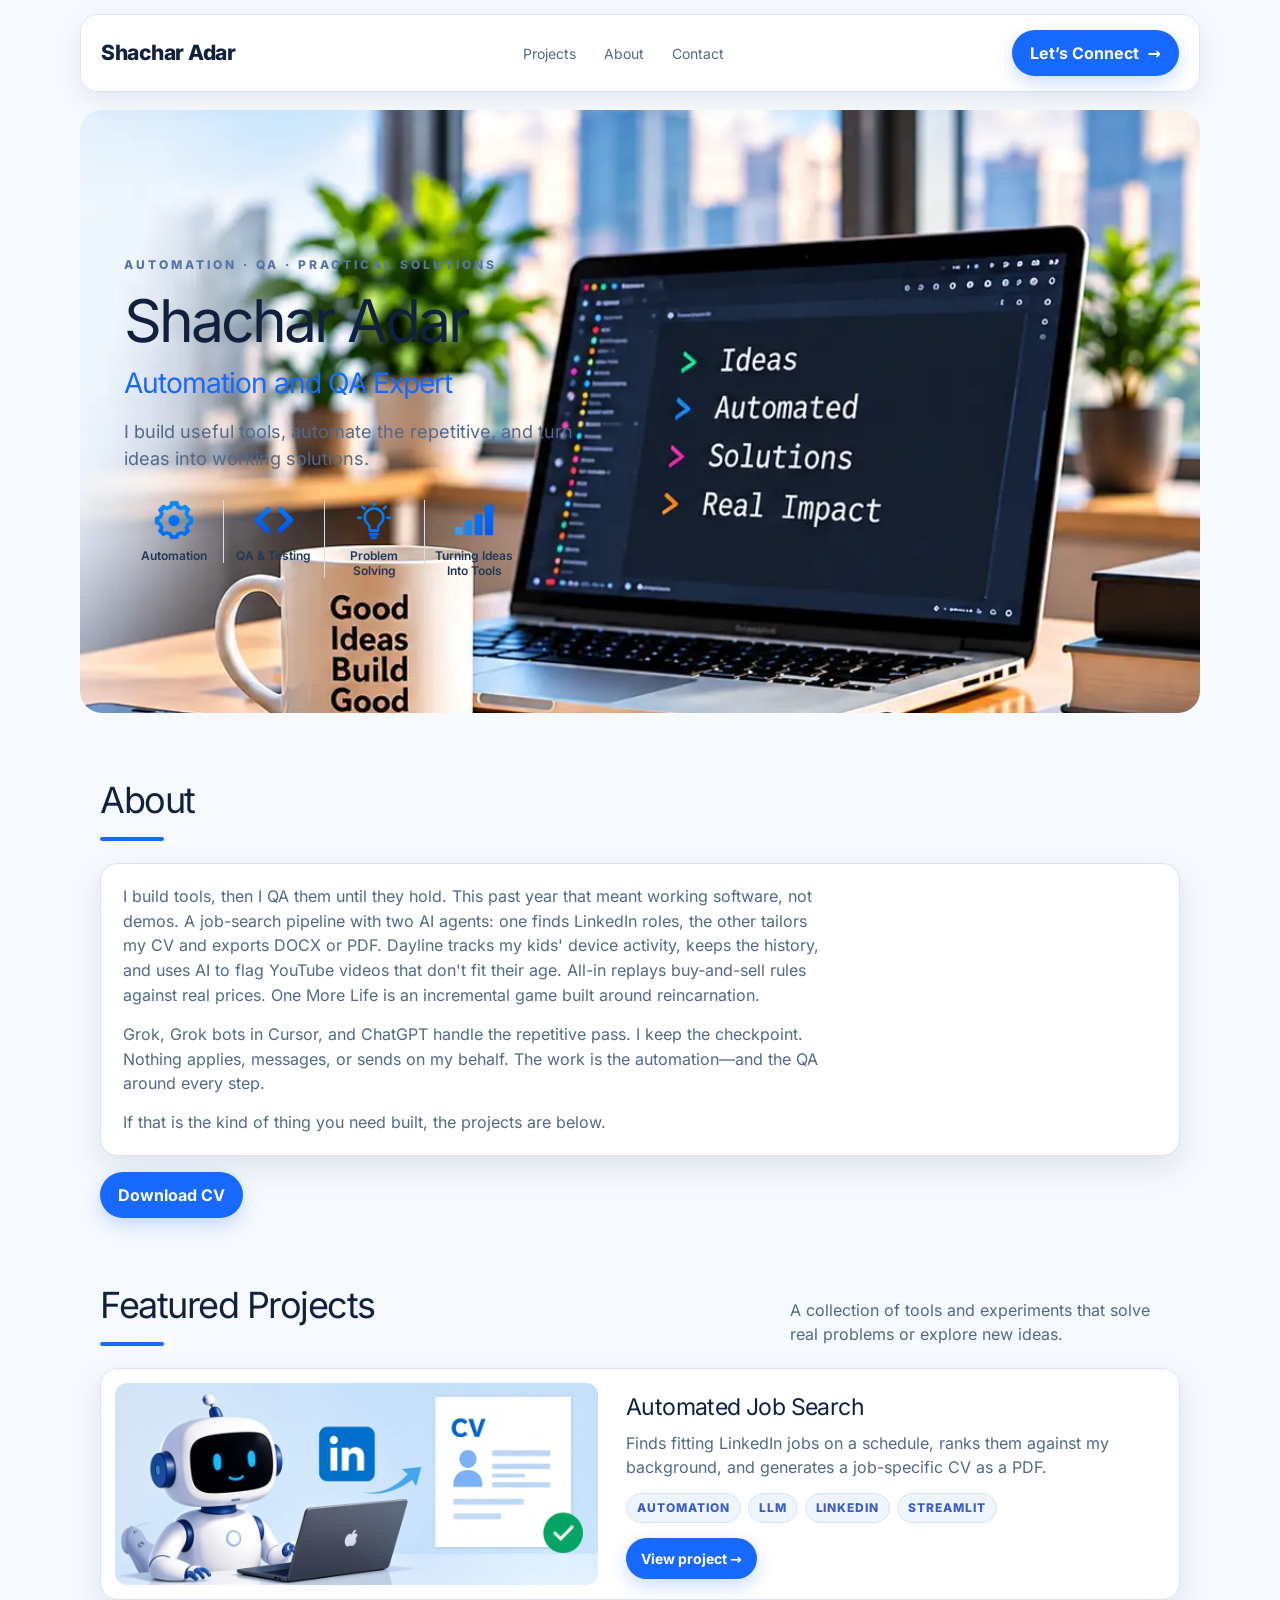
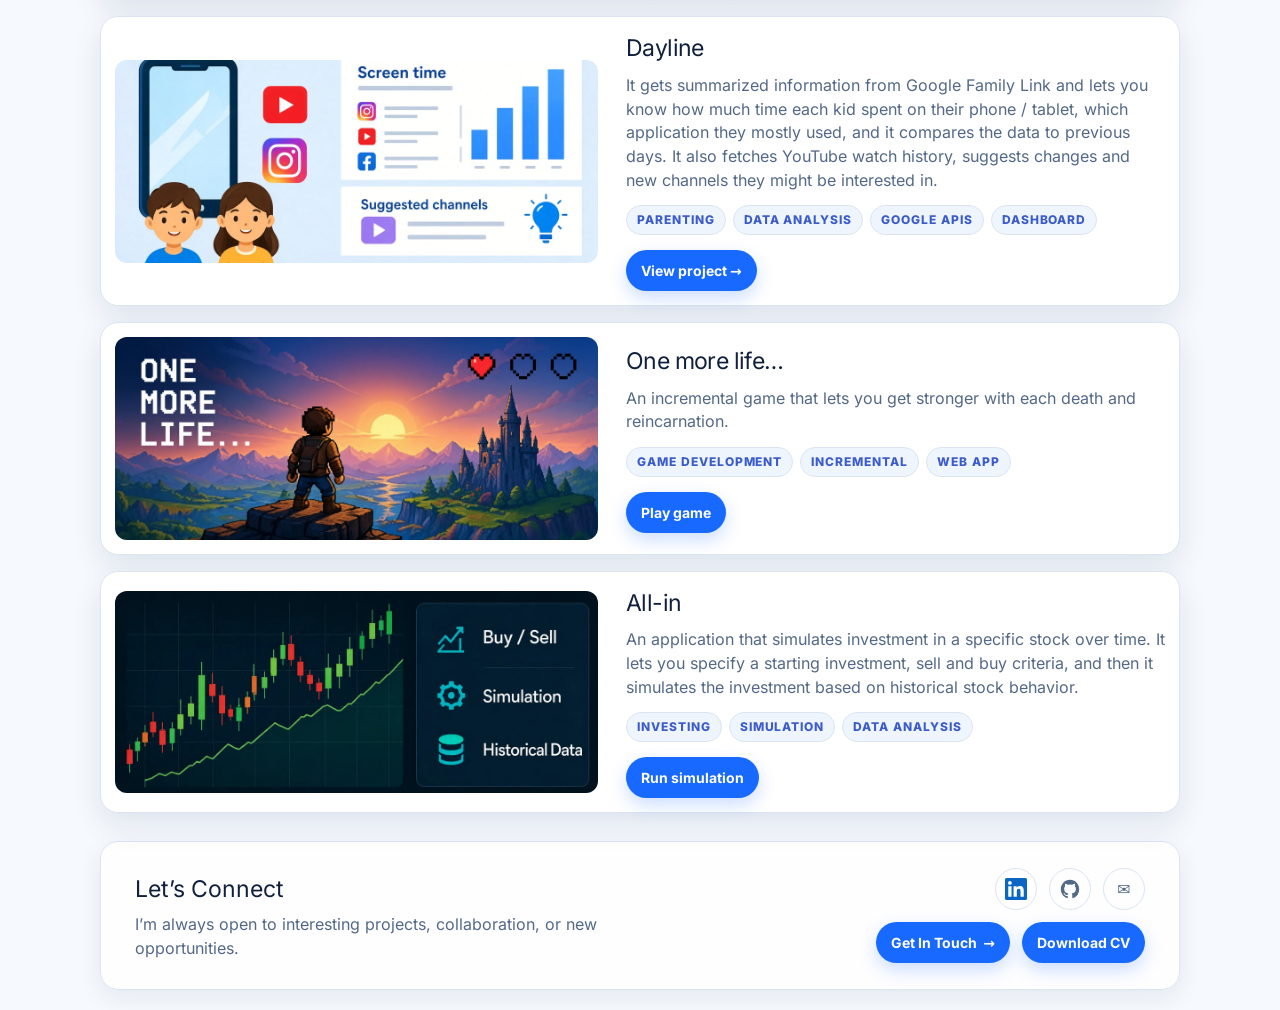
<file: index.html>
<!DOCTYPE html><html lang="en" class="antialiased"><head><meta charSet="utf-8"/><meta name="viewport" content="width=device-width, initial-scale=1"/><link rel="preload" as="image" href="images/icon-automation.png"/><link rel="preload" as="image" href="images/icon-qa.png"/><link rel="preload" as="image" href="images/icon-ideas.png"/><link rel="preload" as="image" href="images/icon-impact.png"/><link rel="preload" as="image" href="images/job-hunt.webp"/><link rel="preload" as="image" href="images/kids-screentime.webp"/><link rel="preload" as="image" href="images/one-more-life.webp"/><link rel="preload" as="image" href="images/all-in.webp"/><link rel="stylesheet" href="css/styles.css" data-precedence="default"/><title>Shachar Adar – Automation and QA</title><meta name="theme-color" content="#f6f9fd"/><meta name="description" content="Portfolio of Shachar Adar, automation and QA. Tools, experiments, and practical projects."/><meta property="og:title" content="Shachar Adar – Automation and QA"/><meta property="og:description" content="Portfolio of Shachar Adar, automation and QA. Tools, experiments, and practical projects."/><meta property="og:type" content="website"/><meta property="og:url" content="https://adars.org/"/><meta property="og:image" content="https://adars.org/images/og.jpg"/><meta property="og:image:width" content="1200"/><meta property="og:image:height" content="630"/><meta name="twitter:card" content="summary_large_image"/><meta name="twitter:title" content="Shachar Adar – Automation and QA"/><meta name="twitter:description" content="Portfolio of Shachar Adar, automation and QA. Tools, experiments, and practical projects."/><meta name="twitter:image" content="https://adars.org/images/og.jpg"/><link rel="icon" type="image/svg+xml" href="images/favicon.svg"/></head><body><!--$--><div class="root"><header class="bar"><nav class="nav"><a class="brand" href="index.html#top">Shachar Adar</a><div class="navlinks"><a href="index.html#projects">Projects</a><a href="index.html#about">About</a><a href="index.html#contact">Contact</a></div><a class="cta" href="index.html#contact">Let’s Connect <span>→</span></a></nav></header><main id="top" class="container"><section class="hero"><div class="hero-inner"><div class="eyebrow">AUTOMATION · QA · PRACTICAL SOLUTIONS</div><h1>Shachar Adar</h1><h2>Automation and QA Expert</h2><p>I build useful tools, automate the repetitive, and turn ideas into working solutions.</p><div class="skillbar"><span class="skill"><img src="images/icon-automation.png" alt="" width="48" height="48"/>Automation</span><span class="skill"><img src="images/icon-qa.png" alt="" width="48" height="48"/>QA &amp; Testing</span><span class="skill"><img src="images/icon-ideas.png" alt="" width="48" height="48"/>Problem Solving</span><span class="skill"><img src="images/icon-impact.png" alt="" width="48" height="48"/>Turning Ideas Into Tools</span></div></div><picture><source media="(max-width: 1000px)" srcSet="images/hero-desk-narrow.webp"/><img class="hero-photo" src="images/hero-desk.webp" alt="A sunlit desk with a laptop, a mug that reads Good Ideas Build Good Tools, a phone, and a notebook" width="1672" height="941"/></picture></section><section id="about"><div class="section-head"><div><h3>About</h3><div class="accent"></div></div></div><div class="about-copy"><p>I build tools, then I QA them until they hold. This past year that meant working software, not demos. A job-search pipeline with two AI agents: one finds LinkedIn roles, the other tailors my CV and exports DOCX or PDF. Dayline tracks my kids&#x27; device activity, keeps the history, and uses AI to flag YouTube videos that don&#x27;t fit their age. All-in replays buy-and-sell rules against real prices. One More Life is an incremental game built around reincarnation.</p><p>Grok, Grok bots in Cursor, and ChatGPT handle the repetitive pass. I keep the checkpoint. Nothing applies, messages, or sends on my behalf. The work is the automation—and the QA around every step.</p><p>If that is the kind of thing you need built, the projects are below.</p></div><a class="cta cv-download" href="images/shachar-adar-cv.pdf" download="Shachar Adar CV.pdf">Download CV</a></section><section id="projects"><div class="section-head"><div><h3>Featured Projects</h3><div class="accent"></div></div><p>A collection of tools and experiments that solve real problems or explore new ideas.</p></div><div class="projects"><a class="project" href="projects/job-hunt-cv-tailor/index.html"><img src="images/job-hunt.webp" alt="Automated job search: a robot matching LinkedIn roles to a tailored CV" width="1200" height="511"/><div><h4>Automated Job Search</h4><p>Finds fitting LinkedIn jobs on a schedule, ranks them against my background, and generates a job-specific CV as a PDF.</p><div class="tags"><span class="tag">Automation</span><span class="tag">LLM</span><span class="tag">LinkedIn</span><span class="tag">Streamlit</span></div><span class="cta">View project →</span></div></a><a class="project" href="projects/dayline/index.html"><img src="images/kids-screentime.webp" alt="Kids daily screen time dashboard" width="1200" height="511"/><div><h4>Dayline</h4><p>It gets summarized information from Google Family Link and lets you know how much time each kid spent on their phone / tablet, which application they mostly used, and it compares the data to previous days. It also fetches YouTube watch history, suggests changes and new channels they might be interested in.</p><div class="tags"><span class="tag">Parenting</span><span class="tag">Data Analysis</span><span class="tag">Google APIs</span><span class="tag">Dashboard</span></div><span class="cta">View project →</span></div></a><a class="project" href="https://life.adars.org/" target="_blank" rel="noopener noreferrer"><img src="images/one-more-life.webp" alt="One more life incremental game" width="1200" height="511"/><div><h4>One more life…</h4><p>An incremental game that lets you get stronger with each death and reincarnation.</p><div class="tags"><span class="tag">Game Development</span><span class="tag">Incremental</span><span class="tag">Web App</span></div><span class="cta">Play game</span></div></a><a class="project" href="https://fin.adars.org/" target="_blank" rel="noopener noreferrer"><img src="images/all-in.webp" alt="All-in investment simulation" width="1200" height="511"/><div><h4>All-in</h4><p>An application that simulates investment in a specific stock over time. It lets you specify a starting investment, sell and buy criteria, and then it simulates the investment based on historical stock behavior.</p><div class="tags"><span class="tag">Investing</span><span class="tag">Simulation</span><span class="tag">Data Analysis</span></div><span class="cta">Run simulation</span></div></a></div></section><section class="coming" aria-labelledby="coming-title" hidden=""><div class="section-head"><div><h3 id="coming-title">Coming soon</h3><div class="accent"></div></div></div><div class="projects"></div></section></main><footer class="site-footer" id="contact"><div><h4>Let’s Connect</h4><p>I’m always open to interesting projects, collaboration, or new opportunities.</p></div><div class="social"><a class="round" href="https://www.linkedin.com/in/shachar-adar/" target="_blank" rel="noopener noreferrer" aria-label="LinkedIn"><svg viewBox="0 0 24 24" width="22" height="22" aria-hidden="true"><path fill="#0a66c2" d="M20.45 20.45h-3.55v-5.57c0-1.33-.03-3.04-1.85-3.04-1.85 0-2.13 1.45-2.13 2.94v5.67H9.36V9h3.41v1.56h.05c.48-.9 1.64-1.85 3.37-1.85 3.6 0 4.27 2.37 4.27 5.46v6.28zM5.34 7.43a2.06 2.06 0 1 1 0-4.12 2.06 2.06 0 0 1 0 4.12zM7.12 20.45H3.56V9h3.56v11.45zM22.23 0H1.77A1.75 1.75 0 0 0 0 1.73v20.54C0 23.2.8 24 1.77 24h20.46A1.75 1.75 0 0 0 24 22.27V1.73A1.75 1.75 0 0 0 22.23 0z"></path></svg></a><a class="round" href="https://github.com/MetallicAchu" target="_blank" rel="noopener noreferrer" aria-label="GitHub"><svg viewBox="0 0 24 24" width="22" height="22" aria-hidden="true"><path fill="currentColor" d="M12 2C6.48 2 2 6.58 2 12.25c0 4.53 2.87 8.37 6.84 9.73.5.1.68-.22.68-.49 0-.24-.01-1.04-.01-1.89-2.78.62-3.37-1.2-3.37-1.2-.45-1.18-1.11-1.5-1.11-1.5-.91-.64.07-.63.07-.63 1 .07 1.53 1.06 1.53 1.06.9 1.57 2.36 1.12 2.94.86.09-.67.35-1.12.63-1.38-2.22-.26-4.55-1.14-4.55-5.06 0-1.12.39-2.03 1.03-2.75-.1-.26-.45-1.3.1-2.71 0 0 .84-.27 2.75 1.05a9.3 9.3 0 0 1 5 0c1.91-1.32 2.75-1.05 2.75-1.05.55 1.41.2 2.45.1 2.71.64.72 1.03 1.63 1.03 2.75 0 3.93-2.34 4.8-4.57 5.05.36.32.68.94.68 1.9 0 1.37-.01 2.48-.01 2.81 0 .27.18.6.69.49A10.26 10.26 0 0 0 22 12.25C22 6.58 17.52 2 12 2z"></path></svg></a><a class="round" href="mailto:shachar@adars.org?subject=Hello%20from%20adars.org" aria-label="Email">✉</a><div class="footer-actions"><a class="cta" href="mailto:shachar@adars.org?subject=Hello%20from%20adars.org">Get In Touch  →</a><a class="cta" href="images/shachar-adar-cv.pdf" download="Shachar Adar CV.pdf">Download CV</a></div></div></footer></div><!--/$--></body></html>
</file>
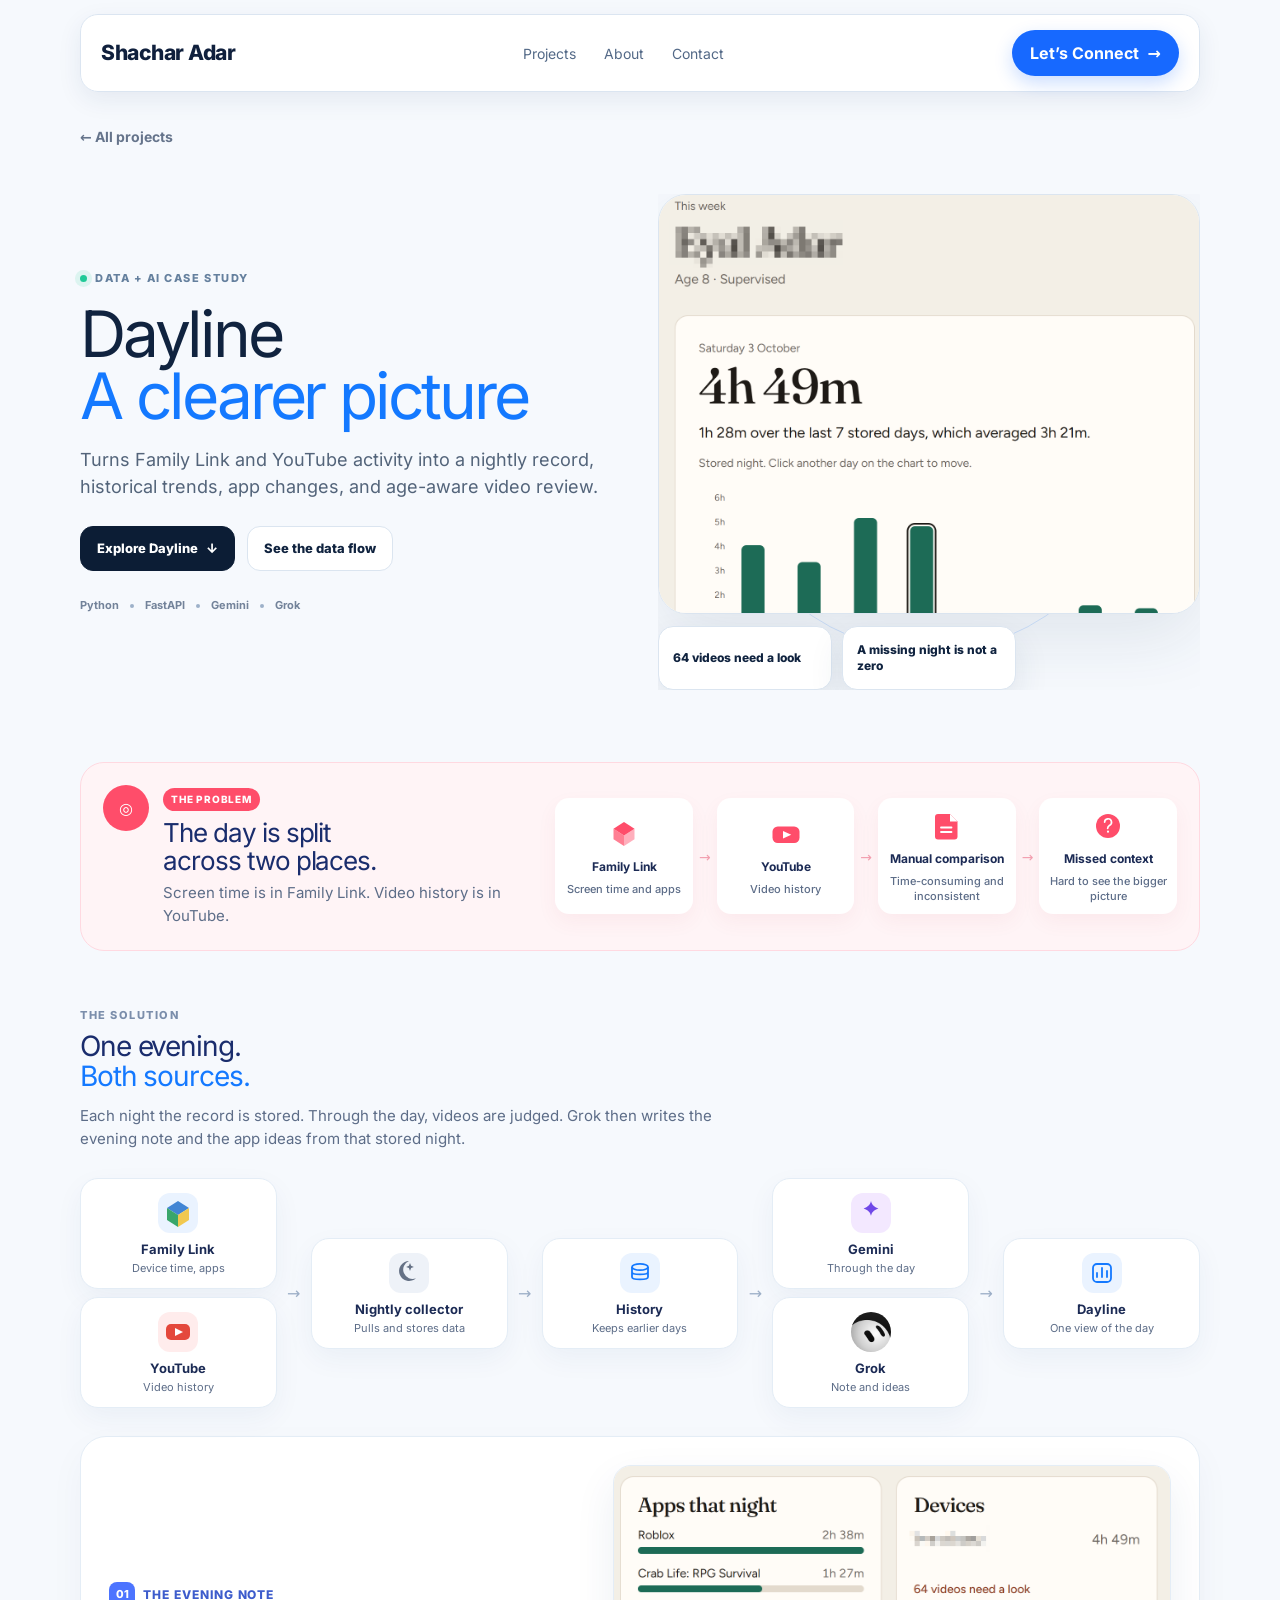
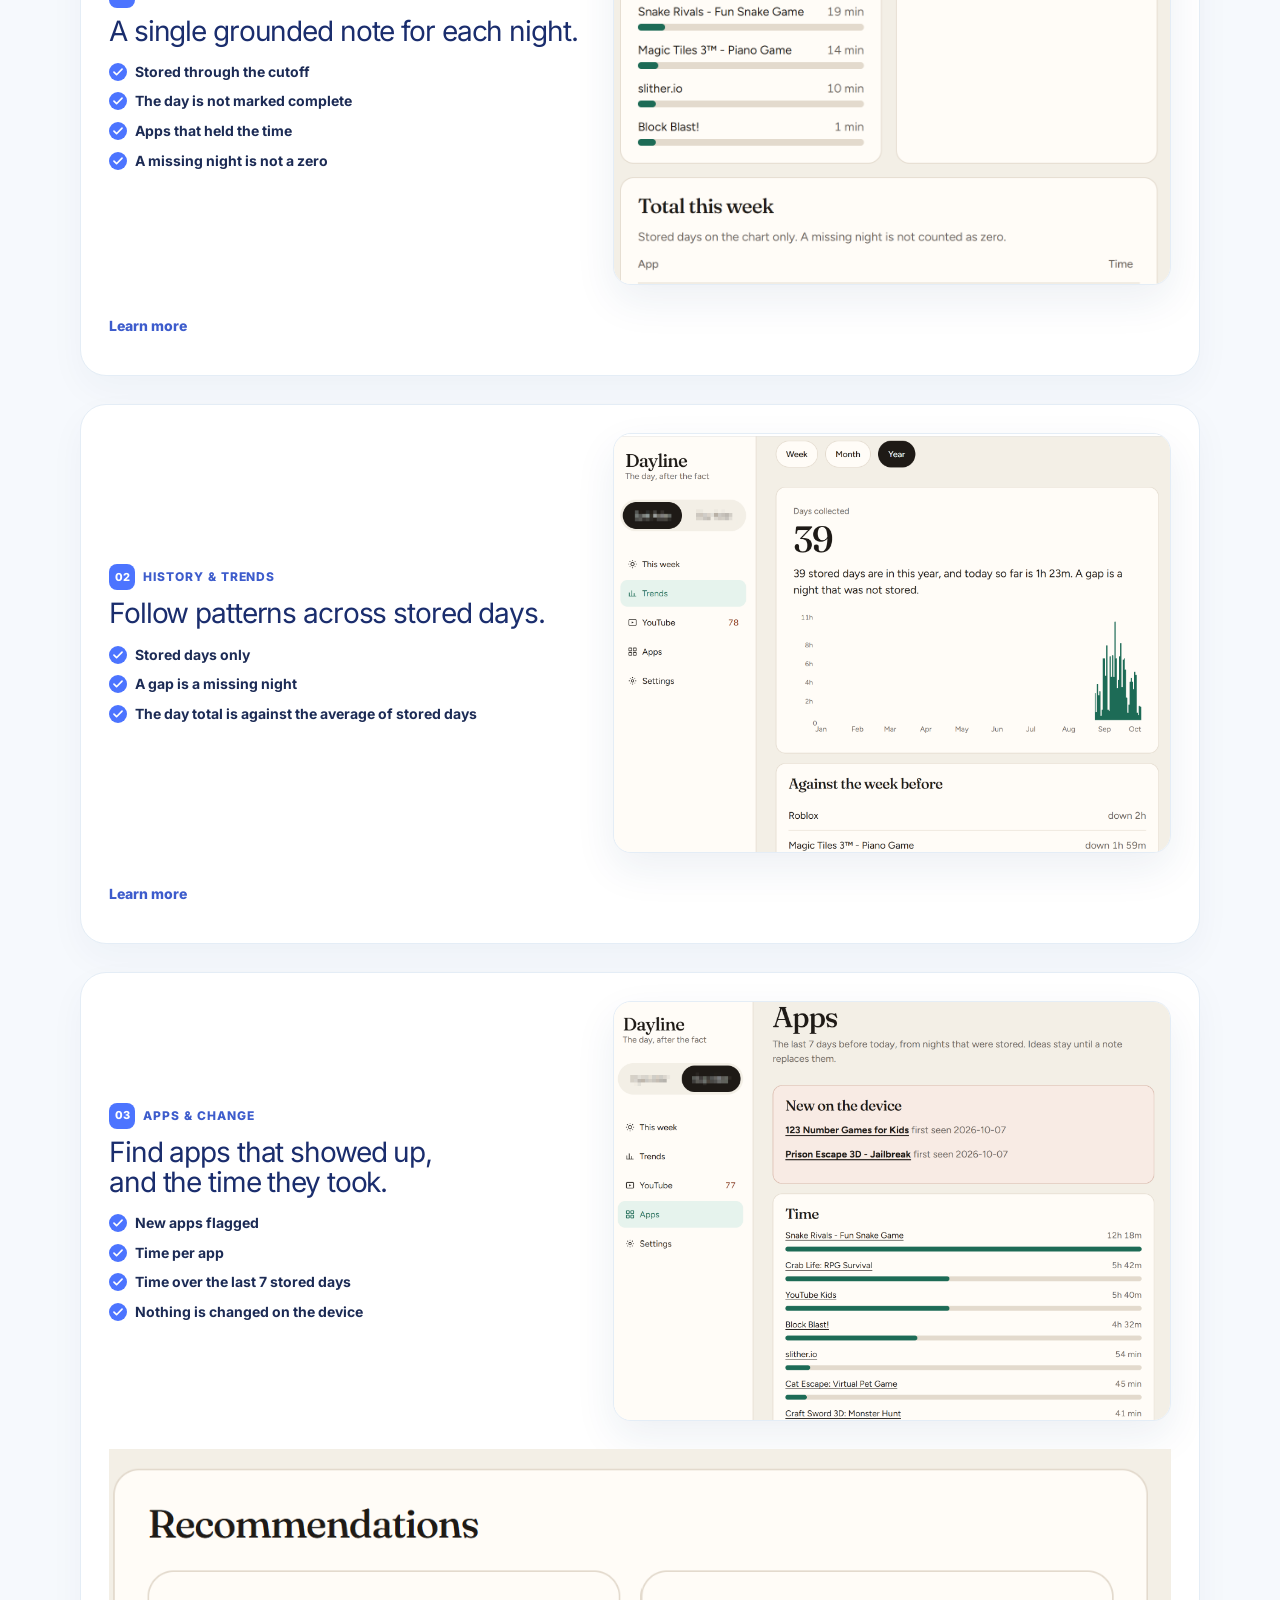
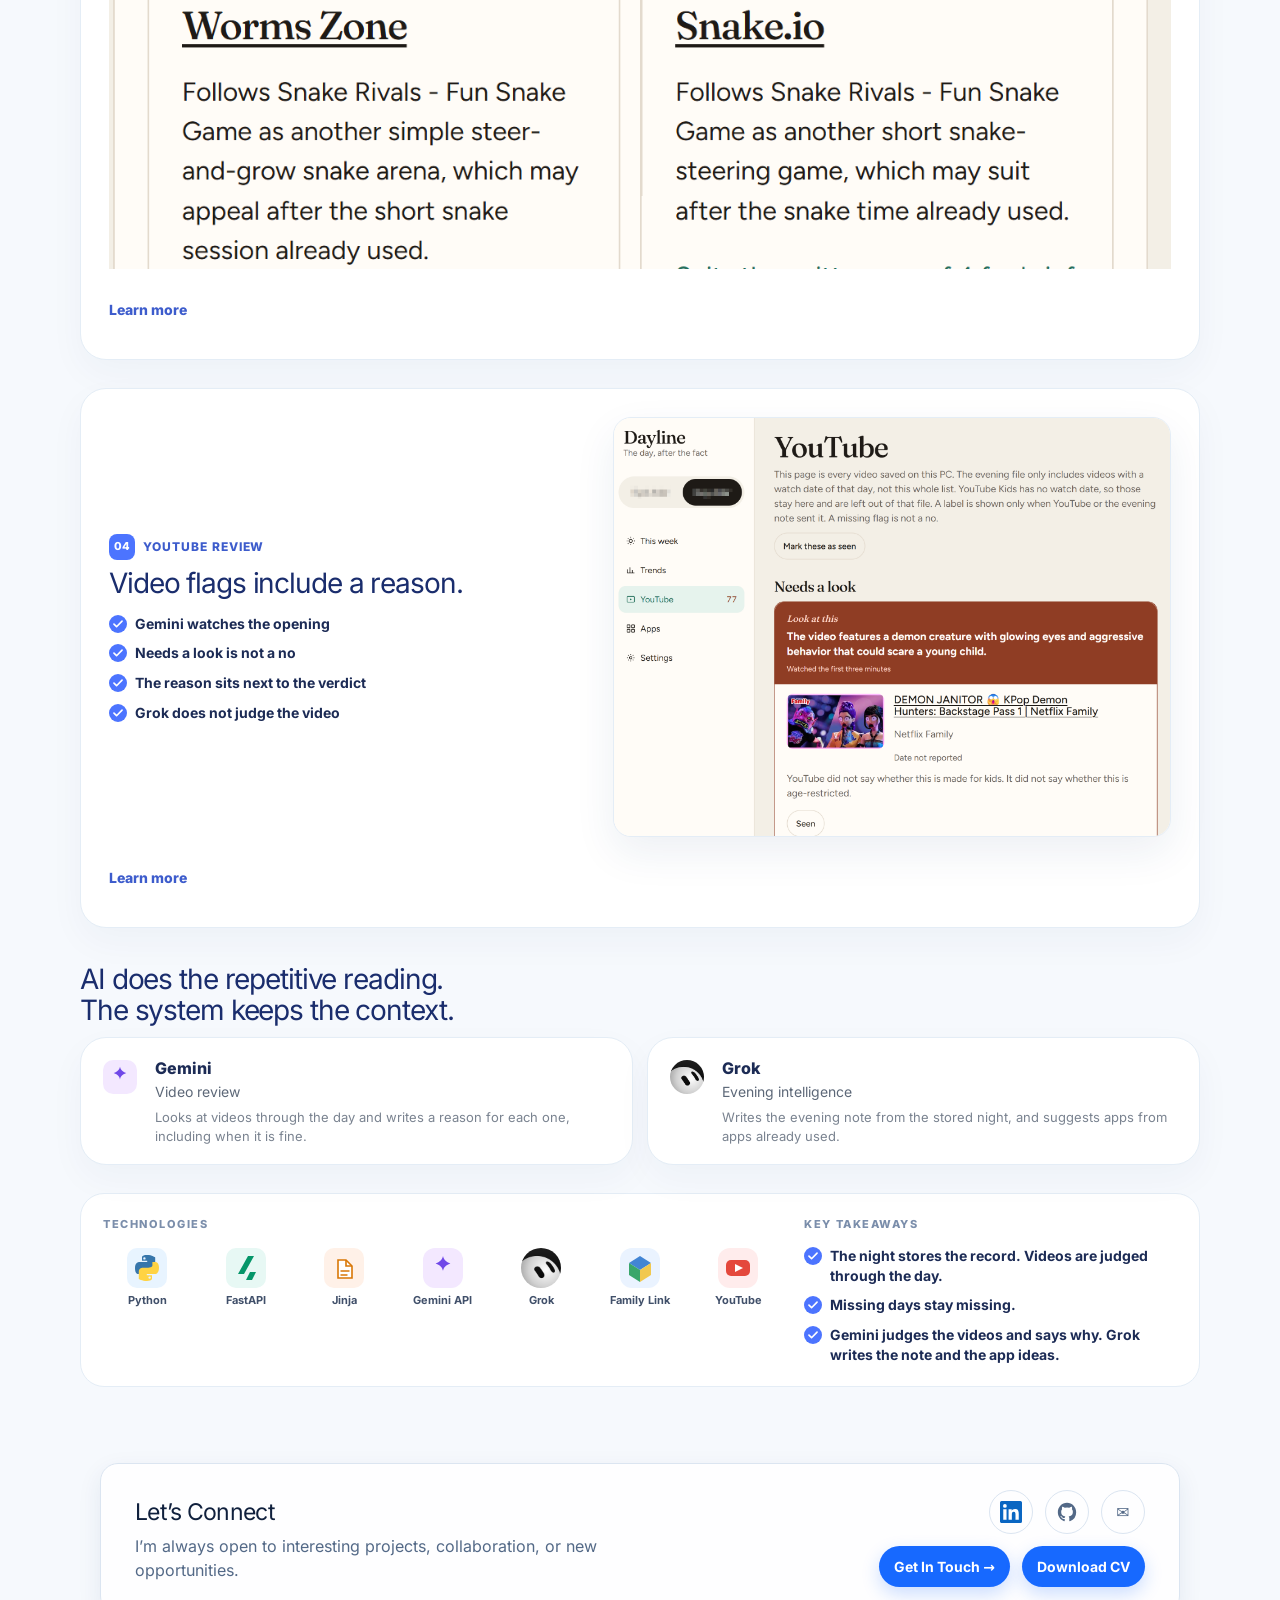
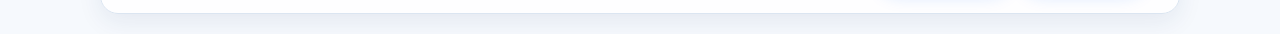
<file: projects/dayline/index.html>
<!DOCTYPE html>
<html lang="en">
<head>
<meta charset="utf-8">
<meta name="viewport" content="width=device-width, initial-scale=1">
<title>Dayline · Shachar Adar</title>
<meta name="description" content="Turns Family Link and YouTube activity into a nightly record, historical trends, app changes, and age-aware video review.">
<meta name="theme-color" content="#f6f9fd">
<link rel="icon" type="image/svg+xml" href="../../images/favicon.svg">
<style>
*, *::before, *::after { box-sizing: border-box; }
@font-face {
  font-family: Inter;
  font-style: normal;
  font-weight: 400;
  font-display: swap;
  src: url("../../css/fonts/inter-latin-ext-400.woff2") format("woff2");
  unicode-range: U+0100-02BA, U+02BD-02C5, U+02C7-02CC, U+02CE-02D7, U+02DD-02FF, U+0304, U+0308, U+0329, U+1D00-1DBF, U+1E00-1E9F, U+1EF2-1EFF, U+2020, U+20A0-20AB, U+20AD-20C4, U+2113, U+2C60-2C7F, U+A720-A7FF;
}
@font-face {
  font-family: Inter;
  font-style: normal;
  font-weight: 400;
  font-display: swap;
  src: url("../../css/fonts/inter-latin-400.woff2") format("woff2");
  unicode-range: U+0000-00FF, U+0131, U+0152-0153, U+02BB-02BC, U+02C6, U+02DA, U+02DC, U+0304, U+0308, U+0329, U+2000-206F, U+20AC, U+2122, U+2191, U+2193, U+2212, U+2215, U+FEFF, U+FFFD;
}
@font-face {
  font-family: Inter;
  font-style: normal;
  font-weight: 500;
  font-display: swap;
  src: url("../../css/fonts/inter-latin-ext-500.woff2") format("woff2");
  unicode-range: U+0100-02BA, U+02BD-02C5, U+02C7-02CC, U+02CE-02D7, U+02DD-02FF, U+0304, U+0308, U+0329, U+1D00-1DBF, U+1E00-1E9F, U+1EF2-1EFF, U+2020, U+20A0-20AB, U+20AD-20C4, U+2113, U+2C60-2C7F, U+A720-A7FF;
}
@font-face {
  font-family: Inter;
  font-style: normal;
  font-weight: 500;
  font-display: swap;
  src: url("../../css/fonts/inter-latin-500.woff2") format("woff2");
  unicode-range: U+0000-00FF, U+0131, U+0152-0153, U+02BB-02BC, U+02C6, U+02DA, U+02DC, U+0304, U+0308, U+0329, U+2000-206F, U+20AC, U+2122, U+2191, U+2193, U+2212, U+2215, U+FEFF, U+FFFD;
}
@font-face {
  font-family: Inter;
  font-style: normal;
  font-weight: 600;
  font-display: swap;
  src: url("../../css/fonts/inter-latin-ext-600.woff2") format("woff2");
  unicode-range: U+0100-02BA, U+02BD-02C5, U+02C7-02CC, U+02CE-02D7, U+02DD-02FF, U+0304, U+0308, U+0329, U+1D00-1DBF, U+1E00-1E9F, U+1EF2-1EFF, U+2020, U+20A0-20AB, U+20AD-20C4, U+2113, U+2C60-2C7F, U+A720-A7FF;
}
@font-face {
  font-family: Inter;
  font-style: normal;
  font-weight: 600;
  font-display: swap;
  src: url("../../css/fonts/inter-latin-600.woff2") format("woff2");
  unicode-range: U+0000-00FF, U+0131, U+0152-0153, U+02BB-02BC, U+02C6, U+02DA, U+02DC, U+0304, U+0308, U+0329, U+2000-206F, U+20AC, U+2122, U+2191, U+2193, U+2212, U+2215, U+FEFF, U+FFFD;
}
@font-face {
  font-family: Inter;
  font-style: normal;
  font-weight: 700;
  font-display: swap;
  src: url("../../css/fonts/inter-latin-ext-700.woff2") format("woff2");
  unicode-range: U+0100-02BA, U+02BD-02C5, U+02C7-02CC, U+02CE-02D7, U+02DD-02FF, U+0304, U+0308, U+0329, U+1D00-1DBF, U+1E00-1E9F, U+1EF2-1EFF, U+2020, U+20A0-20AB, U+20AD-20C4, U+2113, U+2C60-2C7F, U+A720-A7FF;
}
@font-face {
  font-family: Inter;
  font-style: normal;
  font-weight: 700;
  font-display: swap;
  src: url("../../css/fonts/inter-latin-700.woff2") format("woff2");
  unicode-range: U+0000-00FF, U+0131, U+0152-0153, U+02BB-02BC, U+02C6, U+02DA, U+02DC, U+0304, U+0308, U+0329, U+2000-206F, U+20AC, U+2122, U+2191, U+2193, U+2212, U+2215, U+FEFF, U+FFFD;
}
@font-face {
  font-family: Inter;
  font-style: normal;
  font-weight: 800;
  font-display: swap;
  src: url("../../css/fonts/inter-latin-ext-800.woff2") format("woff2");
  unicode-range: U+0100-02BA, U+02BD-02C5, U+02C7-02CC, U+02CE-02D7, U+02DD-02FF, U+0304, U+0308, U+0329, U+1D00-1DBF, U+1E00-1E9F, U+1EF2-1EFF, U+2020, U+20A0-20AB, U+20AD-20C4, U+2113, U+2C60-2C7F, U+A720-A7FF;
}
@font-face {
  font-family: Inter;
  font-style: normal;
  font-weight: 800;
  font-display: swap;
  src: url("../../css/fonts/inter-latin-800.woff2") format("woff2");
  unicode-range: U+0000-00FF, U+0131, U+0152-0153, U+02BB-02BC, U+02C6, U+02DA, U+02DC, U+0304, U+0308, U+0329, U+2000-206F, U+20AC, U+2122, U+2191, U+2193, U+2212, U+2215, U+FEFF, U+FFFD;
}

@layer base {
  button:not(:disabled),
  [role="button"]:not(:disabled) {
    cursor: pointer;
  }
}

:root {
  color-scheme: light;
  --bg: #f6f9fd;
  --surface: #fff;
  --text: #10203d;
  --muted: #536987;
  --line: #dbe5f1;
  --blue: #1769ff;
  --shadow: 0 12px 30px rgba(20, 53, 100, 0.1);
  --day-green: #2f795c;
  --day-green-soft: #e8f2eb;
}

html {
  scroll-behavior: smooth;
  color-scheme: light;
  background: var(--bg);
}

#workflow,
#evening-note,
#contact,
#top {
  scroll-margin-top: 100px;
}

body {
  margin: 0;
  background: var(--bg);
  color: var(--text);
  font-family: Inter, ui-sans-serif, system-ui, -apple-system, BlinkMacSystemFont, "Segoe UI", sans-serif;
  font-size: 16px;
  line-height: 1.5;
}

button,
a {
  font: inherit;
}

a {
  color: inherit;
  text-decoration: none;
}

.root {
  min-height: 100vh;
  background: var(--bg);
  overflow-x: clip;
}

header.bar {
  position: sticky;
  top: 14px;
  z-index: 10;
  margin: 14px auto 0;
  width: min(1120px, calc(100% - 40px));
  background: color-mix(in srgb, var(--surface) 92%, transparent);
  backdrop-filter: blur(14px);
  border: 1px solid var(--line);
  border-radius: 18px;
  box-shadow: 0 8px 24px rgba(20, 53, 100, 0.08);
}

.nav {
  display: flex;
  align-items: center;
  justify-content: space-between;
  padding: 15px 20px;
  gap: 16px;
}

.brand {
  font-weight: 800;
  font-size: 21px;
  letter-spacing: -0.5px;
  color: var(--text);
}

.navlinks {
  display: flex;
  gap: 28px;
  align-items: center;
  font-size: 14px;
  font-weight: 400;
  color: #536987;
}

.navlinks a:hover {
  color: var(--text);
}

.cta {
  display: inline-flex;
  align-items: center;
  gap: 9px;
  background: #1769ff;
  color: #fff;
  border: 0;
  border-radius: 999px;
  padding: 11px 18px;
  font-weight: 700;
  box-shadow: 0 7px 18px rgba(23, 105, 255, 0.22);
  white-space: nowrap;
}

.case {
  --ink: #10233f;
  --muted: #65748b;
  --line: #dbe5f0;
  --blue: #1479ff;
  --navy: #0c1d35;
  width: min(1120px, calc(100% - 40px));
  margin: 22px auto 8px;
  color: var(--ink);
  color-scheme: light;
}

.case-back {
  display: inline-flex;
  align-items: center;
  min-height: 44px;
  margin-bottom: 8px;
  color: var(--muted);
  font-weight: 700;
  font-size: 14px;
}

.case-back:hover {
  color: var(--ink);
}

.case h1,
.case h2,
.case h3,
.case p {
  margin: 0;
}

.case h1,
.case h2,
.sheet h2,
.block h2 {
  font-weight: 400;
}

.case h1 span,
.case h2 span,
.sheet h2 span {
  color: var(--blue);
}

.case-hero {
  display: grid;
  grid-template-columns: 1fr 1fr;
  gap: 36px;
  align-items: center;
  padding: 28px 0 64px;
}

.case-eyebrow,
.kicker {
  font-size: 11px;
  font-weight: 800;
  letter-spacing: 0.14em;
  text-transform: uppercase;
  color: #65809e;
}

.case-eyebrow {
  display: flex;
  align-items: center;
  gap: 8px;
}

.case-dot {
  width: 7px;
  height: 7px;
  border-radius: 50%;
  background: #20c997;
  box-shadow: 0 0 0 5px rgba(32, 201, 151, 0.12);
  flex: none;
}

.case-hero h1 {
  font-size: clamp(40px, 5vw, 64px);
  line-height: 0.98;
  letter-spacing: -0.05em;
  margin: 16px 0 18px;
  text-wrap: balance;
}

.case-lead {
  font-size: 18px;
  line-height: 1.5;
  color: #53647a;
  max-width: 540px;
}

.case-actions {
  display: flex;
  flex-wrap: wrap;
  gap: 12px;
  margin: 26px 0;
}

.case-btn {
  display: inline-flex;
  align-items: center;
  justify-content: center;
  gap: 8px;
  min-height: 44px;
  padding: 12px 16px;
  border-radius: 13px;
  border: 1px solid var(--line);
  background: #fff;
  font-size: 13px;
  font-weight: 800;
  color: var(--ink);
}

.case-btn:hover {
  background: #f4f8fc;
}

.case-btn-primary {
  background: var(--navy);
  color: #fff;
  border-color: var(--navy);
}

.case-btn-primary:hover {
  background: #132844;
}

.case-meta {
  display: flex;
  align-items: center;
  flex-wrap: wrap;
  gap: 11px;
  color: #73839a;
  font-size: 11px;
  font-weight: 700;
}

.case-meta i {
  width: 4px;
  height: 4px;
  border-radius: 50%;
  background: #9db1c9;
  flex: none;
}

.case-visual {
  position: relative;
  min-height: 420px;
  display: flex;
  flex-direction: column;
  align-items: center;
  justify-content: center;
  overflow: hidden;
}

.case-orbit {
  position: absolute;
  border: 1px solid rgba(20, 121, 255, 0.16);
  border-radius: 50%;
  pointer-events: none;
}

.case-orbit-a {
  width: 420px;
  height: 420px;
}

.case-orbit-b {
  width: 290px;
  height: 290px;
  border-style: dashed;
}

.case-hero-card {
  position: relative;
  z-index: 2;
  width: min(560px, 100%);
  background: rgba(255, 255, 255, 0.94);
  border: 1px solid var(--line);
  border-radius: 28px;
  box-shadow: 0 24px 70px rgba(25, 57, 91, 0.1);
  padding: 22px;
}

.dash {
  display: grid;
  grid-template-columns: 126px minmax(0, 1fr);
  gap: 12px;
  min-width: 0;
}

.dash-side {
  min-width: 0;
}

.dash-brand {
  display: flex;
  align-items: center;
  gap: 8px;
  font-weight: 800;
  font-size: 13px;
  margin-bottom: 10px;
}

.dash-mark {
  width: 22px;
  height: 22px;
  border-radius: 7px;
  display: grid;
  place-items: center;
  background: var(--navy);
  color: #fff;
  font-size: 11px;
  font-weight: 800;
}

.dash-link {
  display: flex;
  align-items: center;
  gap: 8px;
  min-height: 28px;
  padding: 0 8px;
  border-radius: 8px;
  color: #7b8796;
  font-size: 12px;
}

.dash-link.active {
  color: #1c6045;
  background: var(--day-green-soft);
  font-weight: 700;
}

.dash-link svg {
  width: 14px;
  height: 14px;
  flex: none;
}

.dash-main {
  min-width: 0;
}

.dash-head {
  display: flex;
  align-items: center;
  justify-content: space-between;
  gap: 8px;
  margin-bottom: 12px;
}

.dash-head b {
  font-size: 15px;
  letter-spacing: -0.03em;
}

.week-meta {
  display: flex;
  align-items: center;
  gap: 8px;
  color: #6b7481;
  font-size: 11px;
  font-weight: 600;
}

.fake-select {
  border: 1px solid var(--line);
  border-radius: 8px;
  background: #fff;
  padding: 4px 8px;
  color: #4e5b6b;
  white-space: nowrap;
}

.chart-card {
  display: grid;
  grid-template-columns: 104px minmax(0, 1fr);
  gap: 12px;
  align-items: center;
  border: 1px solid #e7eef6;
  border-radius: 14px;
  background: #fbfdff;
  padding: 12px;
  min-width: 0;
}

.metric {
  font-size: 28px;
  line-height: 1.05;
  letter-spacing: -0.05em;
  font-weight: 400;
  white-space: nowrap;
}

.metric span {
  display: block;
  margin-top: 4px;
  color: #737d89;
  font-size: 12px;
  letter-spacing: 0;
}

.bars {
  height: 92px;
  display: flex;
  align-items: flex-end;
  justify-content: space-between;
  gap: 6px;
  min-width: 0;
  border-bottom: 1px solid #e3e8e3;
  background: repeating-linear-gradient(to top, transparent 0, transparent 22px, #f0f3f1 23px);
}

.bar-col {
  flex: 1 1 0;
  min-width: 0;
  height: 100%;
  display: flex;
  flex-direction: column;
  justify-content: flex-end;
  align-items: center;
  gap: 4px;
}

.bar-col i {
  display: block;
  width: min(16px, 78%);
  max-height: calc(100% - 16px);
  border-radius: 4px 4px 0 0;
  background: var(--day-green);
}

.bar-col em {
  font-style: normal;
  font-size: 10px;
  color: #727c87;
  font-weight: 600;
}

.fact-row {
  position: relative;
  z-index: 2;
  width: min(560px, 100%);
  margin-top: 12px;
  display: grid;
  grid-template-columns: repeat(3, minmax(0, 1fr));
  gap: 10px;
}

.case-float {
  background: #fff;
  border: 1px solid var(--line);
  box-shadow: 0 15px 35px rgba(25, 57, 91, 0.1);
  padding: 11px 14px;
  border-radius: 15px;
  display: flex;
  flex-direction: column;
  justify-content: center;
  min-height: 64px;
  min-width: 0;
}

.case-float b {
  font-size: 12px;
  line-height: 1.35;
  font-weight: 800;
}

.sheet {
  --ink: #1c2b55;
  --muted: #5d6d88;
  --line: #e4edf6;
  color: var(--ink);
  padding-bottom: 48px;
}

.sheet h2,
.block h2,
.solution h2,
.ai-wrap h2 {
  font-size: 28px;
  font-weight: 400;
  line-height: 1.08;
  letter-spacing: -0.04em;
  color: #1a2d6d;
  margin: 8px 0 12px;
  text-wrap: balance;
}

.kicker {
  color: #7b8eab;
}

.sheet .sub,
.block p,
.problem p {
  color: var(--muted);
  font-size: 15px;
  line-height: 1.55;
  max-width: 640px;
}

.problem {
  display: grid;
  grid-template-columns: 0.9fr 1.3fr;
  gap: 22px;
  align-items: center;
  margin: 8px 0 56px;
  padding: 22px;
  background: #fff4f6;
  border: 1px solid #ffd9e1;
  border-radius: 24px;
}

.problem-copy {
  display: flex;
  gap: 14px;
  align-items: flex-start;
  min-width: 0;
}

.target {
  flex: none;
  width: 46px;
  height: 46px;
  border-radius: 50%;
  display: grid;
  place-items: center;
  background: #ff4d6a;
  color: #fff;
  font-weight: 800;
}

.problem .pill {
  display: inline-block;
  background: #ff4d6a;
  color: #fff;
  font-size: 10px;
  font-weight: 800;
  letter-spacing: 0.08em;
  text-transform: uppercase;
  border-radius: 999px;
  padding: 4px 8px;
}

.problem h2 {
  font-size: 26px;
  margin: 8px 0 6px;
}

.mini-flow {
  display: flex;
  align-items: stretch;
  gap: 6px;
  margin: 0;
  padding: 0;
  list-style: none;
  min-width: 0;
}

.mini-flow li:not(.mini-arrow) {
  flex: 1 1 0;
  min-width: 0;
  background: #fff;
  border-radius: 14px;
  min-height: 112px;
  display: flex;
  flex-direction: column;
  align-items: center;
  justify-content: center;
  text-align: center;
  gap: 6px;
  font-size: 12px;
  font-weight: 700;
  box-shadow: 0 8px 20px rgba(180, 60, 90, 0.06);
  padding: 10px 6px;
}

.mini-flow li:not(.mini-arrow) svg {
  width: 36px;
  height: 36px;
  display: block;
}

.mini-flow small {
  display: block;
  font-weight: 500;
  font-size: 11px;
  line-height: 1.35;
  color: var(--muted);
}

.mini-arrow {
  align-self: center;
  color: #f3a0b0;
  font-size: 14px;
  flex: none;
}

.solution {
  margin-bottom: 8px;
}

.flow-row {
  display: grid;
  grid-template-columns: minmax(0, 1fr) 18px minmax(0, 1fr) 18px minmax(0, 1fr) 18px minmax(0, 1fr) 18px minmax(0, 1fr);
  gap: 8px;
  align-items: center;
  margin-top: 28px;
}

.flow-col {
  display: flex;
  flex-direction: column;
  gap: 8px;
  min-width: 0;
}

.node {
  background: #fff;
  border: 1px solid var(--line);
  border-radius: 18px;
  padding: 14px 8px 12px;
  text-align: center;
  box-shadow: 0 10px 28px rgba(28, 60, 110, 0.05);
  min-width: 0;
}

.node .mark {
  width: 40px;
  height: 40px;
  margin: 0 auto 8px;
  display: grid;
  place-items: center;
}

.node .mark svg,
.node .mark img {
  width: 40px;
  height: 40px;
  display: block;
}

.node b {
  display: block;
  font-size: 13px;
  line-height: 1.25;
}

.node small {
  display: block;
  margin-top: 4px;
  color: var(--muted);
  font-size: 11px;
  line-height: 1.35;
}

.join {
  text-align: center;
  color: #9eb0c8;
  font-size: 16px;
}

.block {
  margin-top: 28px;
  background: #fff;
  border: 1px solid #e4edf6;
  border-radius: 26px;
  padding: 28px;
  box-shadow: 0 14px 36px rgba(28, 60, 110, 0.04);
}

.split {
  display: grid;
  grid-template-columns: 0.92fr 1.08fr;
  gap: 28px;
  align-items: center;
}

.tag {
  display: inline-flex;
  align-items: center;
  gap: 8px;
  color: #3d5ccc;
  font-size: 12px;
  font-weight: 800;
  letter-spacing: 0.08em;
  text-transform: uppercase;
}

.tag span {
  width: 26px;
  height: 26px;
  border-radius: 8px;
  display: grid;
  place-items: center;
  background: #4c74ff;
  color: #fff;
  letter-spacing: 0;
  font-size: 11px;
}

.checks {
  list-style: none;
  margin: 16px 0 0;
  padding: 0;
  display: flex;
  flex-direction: column;
  gap: 10px;
}

.checks li {
  display: flex;
  align-items: flex-start;
  gap: 8px;
  font-size: 14px;
  font-weight: 700;
  line-height: 1.4;
}

.tick {
  flex: none;
  width: 18px;
  height: 18px;
  margin-top: 1px;
}

.tick.blue circle {
  fill: #4c74ff;
}

.sheet details {
  margin-top: 18px;
}

.sheet summary {
  cursor: pointer;
  width: fit-content;
  min-height: 44px;
  box-sizing: border-box;
  display: inline-flex;
  align-items: center;
  color: #3d5ccc;
  font-size: 14px;
  font-weight: 800;
}

.sheet summary::-webkit-details-marker {
  display: none;
}

.sheet summary .when-open {
  display: none;
}

.sheet details[open] > summary .when-closed {
  display: none;
}

.sheet details[open] > summary .when-open {
  display: inline;
}

.more {
  margin-top: 4px;
  background: #f5f8fd;
  border-radius: 16px;
  padding: 16px 18px;
}

.more b {
  display: block;
  margin-bottom: 6px;
  font-size: 14px;
}

.more p {
  color: var(--muted);
  font-size: 13px;
  line-height: 1.5;
  max-width: 70ch;
}

.more p + p {
  margin-top: 7px;
}

.preview {
  background: #fff;
  border: 1px solid var(--line);
  border-radius: 18px;
  padding: 16px;
  box-shadow: 0 16px 40px rgba(28, 60, 110, 0.08);
  min-width: 0;
}

.preview-bar {
  display: flex;
  align-items: center;
  justify-content: space-between;
  gap: 8px;
  margin-bottom: 12px;
  font-size: 13px;
}

.preview-bar span,
.preview-quiet {
  color: #87909a;
  font-size: 12px;
  font-weight: 500;
}

.pill-quiet {
  display: inline-block;
  border: 1px solid #e2ddd3;
  border-radius: 6px;
  padding: 3px 7px;
  font-size: 11px;
  color: #6e7784;
  margin-bottom: 12px;
}

.note {
  border: 1px solid #eee9df;
  border-radius: 10px;
  padding: 14px;
  color: #475467;
  line-height: 1.5;
  font-size: 13px;
  background: #fdfbf6;
}

.mini-chart-title {
  display: flex;
  justify-content: space-between;
  gap: 8px;
  font-size: 12px;
  color: #687385;
  margin-bottom: 8px;
}

.mini-chart {
  height: 148px;
  display: flex;
  align-items: flex-end;
  gap: 5px;
  border-bottom: 1px solid #e5e9e4;
  background: repeating-linear-gradient(to top, transparent 0, transparent 28px, #f0f1ed 29px);
  padding: 0 2px;
}

.mini-chart i {
  display: block;
  flex: 1 1 0;
  min-width: 0;
  background: var(--day-green);
  border-radius: 3px 3px 0 0;
}

.mini-axis {
  display: flex;
  justify-content: space-between;
  color: #8b929a;
  font-size: 11px;
  margin-top: 8px;
}

.tabs {
  display: flex;
  flex-wrap: wrap;
  gap: 6px;
  margin-bottom: 8px;
}

.tab {
  font-size: 12px;
  padding: 6px 8px;
  border: 1px solid #e9e4da;
  border-radius: 8px;
  color: #657080;
  background: #fbf8f2;
}

.tab.active {
  border-color: #d4e5d9;
  background: var(--day-green-soft);
  color: #245c44;
  font-weight: 700;
}

.app-row,
.video-row {
  display: flex;
  align-items: center;
  gap: 10px;
  border-bottom: 1px solid #f0ece5;
  padding: 10px 0;
  min-width: 0;
  font-size: 13px;
}

.app-row:last-child,
.video-row:last-child {
  border-bottom: 0;
  padding-bottom: 0;
}

.app-icon {
  width: 28px;
  height: 28px;
  border-radius: 8px;
  display: grid;
  place-items: center;
  color: #fff;
  flex: none;
}

.app-icon.roblox { background: #242c39; }
.app-icon.youtube { background: #e44739; }
.app-icon.chrome { background: #457cbd; }
.app-icon.whatsapp { background: #4e9874; }

.app-name,
.video-copy {
  min-width: 0;
}

.app-name {
  overflow: hidden;
  text-overflow: ellipsis;
  white-space: nowrap;
}

.app-time {
  margin-left: auto;
  color: #75808c;
  font-size: 12px;
  white-space: nowrap;
}

.video-row {
  align-items: center;
}

.thumb {
  width: 72px;
  height: 52px;
  border-radius: 8px;
  flex: none;
  overflow: hidden;
  border: 1px solid #e5e0d6;
}

.thumb svg {
  width: 100%;
  height: 100%;
  display: block;
}

.video-name {
  font-size: 13px;
  font-weight: 700;
  line-height: 1.3;
}

.video-time {
  font-size: 12px;
  color: #7a8491;
  margin-top: 2px;
}

.status {
  display: inline-flex;
  margin-top: 6px;
  border: 1px solid #ead9cd;
  color: #9a5a39;
  background: #fff3ea;
  border-radius: 6px;
  padding: 2px 6px;
  font-size: 11px;
  font-weight: 700;
}

.status.fine {
  color: #516176;
  border-color: #dce1e4;
  background: #f3f5f6;
}

.ai-wrap {
  margin-top: 36px;
}

.ai-cards {
  display: grid;
  grid-template-columns: 1fr 1fr;
  gap: 14px;
  margin-top: 8px;
}

.ai-card {
  display: flex;
  gap: 14px;
  align-items: flex-start;
  min-height: 94px;
  padding: 18px;
  background: #fff;
  border: 1px solid #e4edf6;
  border-radius: 26px;
  box-shadow: 0 14px 36px rgba(28, 60, 110, 0.04);
}

.ai-icon {
  width: 42px;
  height: 42px;
  flex: none;
  display: grid;
  place-items: center;
}

.ai-icon svg,
.ai-icon img {
  width: 34px;
  height: 34px;
}

.ai-card h3 {
  font-size: 16px;
  font-weight: 800;
  margin: 0 0 2px;
}

.ai-card .role {
  margin: 0 0 6px;
  font-size: 14px;
  color: #5d6878;
}

.ai-card p {
  margin: 0;
  font-size: 13px;
  line-height: 1.45;
  color: #7a8390;
}

.foot {
  display: grid;
  grid-template-columns: minmax(0, 1.55fr) minmax(0, 0.85fr);
  gap: 22px;
  margin-top: 28px;
  padding: 22px;
  background: #fff;
  border: 1px solid #e4edf6;
  border-radius: 24px;
}

.tech {
  display: flex;
  flex-wrap: wrap;
  justify-content: flex-start;
  gap: 12px 10px;
  list-style: none;
  margin: 16px 0 0;
  padding: 0;
}

.tech li {
  display: flex;
  flex-direction: column;
  align-items: center;
  gap: 6px;
  flex: 1 1 76px;
  max-width: 96px;
  min-width: 0;
  font-size: 11px;
  font-weight: 700;
  line-height: 1.15;
  color: #41506a;
  text-align: center;
}

.tech svg,
.tech img {
  width: 40px;
  height: 40px;
  display: block;
}

img.grok-bot {
  border-radius: 50%;
  object-fit: cover;
}

.checks.tight {
  margin-top: 14px;
}

.site-footer {
  margin: 28px auto 20px;
  width: min(1080px, calc(100% - 80px));
  padding: 26px 34px;
  border: 1px solid var(--line);
  border-radius: 18px;
  background: color-mix(in srgb, var(--surface) 92%, transparent);
  box-shadow: 0 8px 24px rgba(20, 53, 100, 0.08);
  display: flex;
  align-items: center;
  justify-content: space-between;
  gap: 20px;
}

.site-footer h2 {
  margin: 0 0 5px;
  font-size: 23px;
  font-weight: 400;
  letter-spacing: -0.03em;
}

.site-footer p {
  margin: 0;
  color: var(--muted);
}

.social {
  display: flex;
  align-items: center;
  justify-content: flex-end;
  flex-wrap: wrap;
  gap: 12px;
  max-width: 100%;
}

.site-footer .cta {
  white-space: nowrap;
  justify-content: center;
  box-sizing: border-box;
}

.footer-actions {
  display: flex;
  flex-wrap: wrap;
  gap: 12px;
}

.footer-actions .cta {
  flex: 0 0 auto;
  padding: 10px 15px;
  font-size: 14px;
}

.social a.round {
  width: 44px;
  height: 44px;
  display: grid;
  place-items: center;
  border: 1px solid var(--line);
  border-radius: 50%;
  font-weight: 800;
  color: var(--muted);
  background: transparent;
}

.social a.round svg {
  width: 22px;
  height: 22px;
}

a:focus-visible,
button:focus-visible,
summary:focus-visible {
  outline: 2px solid var(--blue);
  outline-offset: 3px;
}

@media (max-width: 1000px) {
  .case-hero,
  .problem,
  .split,
  .ai-cards,
  .foot {
    grid-template-columns: 1fr;
  }

  .case-visual {
    min-height: 0;
  }

  .mini-flow {
    flex-wrap: wrap;
  }

  .mini-arrow {
    display: none;
  }

  .mini-flow li:not(.mini-arrow) {
    flex: 1 1 calc(50% - 6px);
  }

  .flow-row {
    grid-template-columns: 1fr;
  }

  .join {
    transform: rotate(90deg);
  }
}

@media (max-width: 760px) {
  header.bar {
    width: calc(100% - 24px);
  }

  .navlinks {
    order: 3;
    flex: 1 0 100%;
    justify-content: space-between;
    gap: 10px;
    font-size: 13px;
  }

  .nav {
    flex-wrap: wrap;
    row-gap: 10px;
    padding: 12px 14px;
  }

  .brand {
    font-size: 18px;
  }

  header.bar .cta {
    padding: 8px 12px;
    font-size: 13px;
  }

  .site-footer {
    margin: 20px auto 12px;
    width: calc(100% - 36px);
    display: block;
    padding: 25px;
  }

  .social {
    margin-top: 20px;
  }
}

@media (max-width: 700px) {
  .case {
    width: min(100% - 24px, 1120px);
  }

  .case-orbit-a {
    width: 260px;
    height: 260px;
  }

  .case-orbit-b {
    width: 180px;
    height: 180px;
  }

  .dash,
  .chart-card,
  .fact-row,
  .problem,
  .mini-flow {
    grid-template-columns: 1fr;
  }

  .mini-flow {
    display: grid;
  }

  .mini-flow li:not(.mini-arrow) {
    flex: none;
  }

  .block,
  .ai-card {
    padding: 18px;
    border-radius: 20px;
  }

  .tech li {
    flex-basis: 64px;
    font-size: 10px;
  }

  .tech svg,
  .tech img {
    width: 32px;
    height: 32px;
  }

  .metric {
    font-size: 26px;
  }
}

@media (prefers-reduced-motion: reduce) {
  html {
    scroll-behavior: auto;
  }
}


img.shot {
  display: block;
  width: 100%;
  height: auto;
  max-width: 100%;
}
.case-hero-card:has(> img.shot),
.preview:has(> img.shot),
.shot-follow {
  max-height: 420px;
  overflow: hidden;
}
.case-hero-card:has(> img.shot),
.preview:has(> img.shot) {
  padding: 0;
}
.split > .shot-follow {
  grid-column: 1 / -1;
  min-width: 0;
}
</style>
</head>
<body>
<link rel="preload" as="image" href="../../images/job-search/grok-bot.png"/><div class="root"><header class="bar"><nav class="nav" aria-label="Site"><a class="brand" href="../../index.html#top">Shachar Adar</a><div class="navlinks"><a href="../../index.html#projects">Projects</a><a href="../../index.html#about">About</a><a href="#contact">Contact</a></div><a class="cta" href="#contact">Let’s Connect <span aria-hidden="true">→</span></a></nav></header><main class="case" id="top"><a class="case-back" href="../../index.html#projects">← All projects</a><section class="case-hero" aria-label="Dayline introduction"><div><div class="case-eyebrow"><span class="case-dot"></span> Data + AI case study</div><h1>Dayline<br/><span>A clearer picture</span></h1><p class="case-lead">Turns Family Link and YouTube activity into a nightly record, historical trends, app changes, and age-aware video review.</p><div class="case-actions"><a class="case-btn case-btn-primary" href="#workflow">Explore Dayline <span aria-hidden="true">↓</span></a><a class="case-btn" href="#evening-note">See the data flow</a></div><div class="case-meta" aria-label="Core technologies"><span>Python</span><i></i><span>FastAPI</span><i></i><span>Gemini</span><i></i><span>Grok</span></div></div><div class="case-visual"><div class="case-orbit case-orbit-a"></div><div class="case-orbit case-orbit-b"></div><div class="case-hero-card" aria-label="Dayline weekly dashboard preview"><img class="shot" src="images/week.png" alt="Week view for Saturday 3 October, 4h 49m."></div><div class="fact-row"><div class="case-float"><b>64 videos need a look</b></div><div class="case-float"><b>A missing night is not a zero</b></div></div></div></section><div class="sheet"><section class="problem" aria-labelledby="problem-title"><div class="problem-copy"><span class="target" aria-hidden="true">◎</span><div><div class="pill">The problem</div><h2 id="problem-title">The day is split across two places.</h2><p>Screen time is in Family Link. Video history is in YouTube.</p></div></div><ol class="mini-flow"><li><svg viewBox="0 0 48 48" aria-hidden="true"><path d="M24 8 38 17 24 26 10 17Z" fill="#ff4d6a"></path><path d="M10 17 24 26v14L10 31Z" fill="#ff4d6a" opacity=".72"></path><path d="M38 17 24 26v14l14-9Z" fill="#ff4d6a" opacity=".45"></path></svg><span>Family Link</span><small>Screen time and apps</small></li><li class="mini-arrow" aria-hidden="true">→</li><li><svg viewBox="0 0 48 48" aria-hidden="true"><rect x="6" y="14" width="36" height="22" rx="7" fill="#ff4d6a"></rect><path d="m20 20 11 5-11 5Z" fill="#fff"></path></svg><span>YouTube</span><small>Video history</small></li><li class="mini-arrow" aria-hidden="true">→</li><li><svg viewBox="0 0 48 48" aria-hidden="true"><path fill="#ff4d6a" d="M12 8h16l10 10v20a4 4 0 0 1-4 4H12a4 4 0 0 1-4-4V12a4 4 0 0 1 4-4z"></path><path fill="#fff" d="M28 8v10h10"></path><path stroke="#fff" stroke-width="2.4" stroke-linecap="round" d="M16 26h14M16 32h14"></path></svg><span>Manual comparison</span><small>Time-consuming and inconsistent</small></li><li class="mini-arrow" aria-hidden="true">→</li><li><svg viewBox="0 0 48 48" aria-hidden="true"><circle cx="24" cy="24" r="16" fill="#ff4d6a"></circle><path d="M19.5 19a4.6 4.6 0 1 1 6.4 4.2c-1.6 1.2-2.4 1.8-2.4 4" fill="none" stroke="#fff" stroke-width="2.2" stroke-linecap="round"></path><circle cx="24" cy="31.5" r="1.4" fill="#fff"></circle></svg><span>Missed context</span><small>Hard to see the bigger picture</small></li></ol></section><section class="solution" id="workflow" aria-labelledby="solution-title"><div class="kicker">The solution</div><h2 id="solution-title">One evening.<br/><span>Both sources.</span></h2><p class="sub">Each night the record is stored. Through the day, videos are judged. Grok then writes the evening note and the app ideas from that stored night.</p><div class="flow-row" aria-label="Nightly Dayline workflow"><div class="flow-col"><article class="node"><div class="mark"><svg viewBox="0 0 40 40" aria-hidden="true"><rect width="40" height="40" rx="12" fill="#eaf3ff"></rect><path d="M20 8 31 15 20 22 9 15Z" fill="#4285d4"></path><path d="M9 15 20 22v12L9 27Z" fill="#39a66b"></path><path d="M31 15 20 22v12l11-7Z" fill="#f1c84f"></path></svg></div><b>Family Link</b><small>Device time, apps</small></article><article class="node"><div class="mark"><svg viewBox="0 0 40 40" aria-hidden="true"><rect width="40" height="40" rx="12" fill="#ffecec"></rect><rect x="8" y="12" width="24" height="16" rx="5" fill="#e4483c"></rect><path d="m17 16 8 4-8 4Z" fill="#fff"></path></svg></div><b>YouTube</b><small>Video history</small></article></div><span class="join" aria-hidden="true">→</span><div class="flow-col"><article class="node"><div class="mark"><svg viewBox="0 0 40 40" aria-hidden="true"><rect width="40" height="40" rx="12" fill="#eef2f8"></rect><path d="M20 8a10 10 0 1 0 7 17.2A8.2 8.2 0 0 1 20 8Z" fill="#657185"></path><path d="m21 10 1.1 2.8 2.8 1.1-2.8 1.1L21 18l-1.1-3-2.8-1.1 2.8-1.1Z" fill="#657185"></path></svg></div><b>Nightly collector</b><small>Pulls and stores data</small></article></div><span class="join" aria-hidden="true">→</span><div class="flow-col"><article class="node"><div class="mark"><svg viewBox="0 0 40 40" aria-hidden="true"><rect width="40" height="40" rx="12" fill="#eaf3ff"></rect><ellipse cx="20" cy="14" rx="8" ry="3.2" fill="none" stroke="#1479ff" stroke-width="1.8"></ellipse><path d="M12 14v10c0 3.2 16 3.2 16 0V14M12 19c0 3.2 16 3.2 16 0" fill="none" stroke="#1479ff" stroke-width="1.8"></path></svg></div><b>History</b><small>Keeps earlier days</small></article></div><span class="join" aria-hidden="true">→</span><div class="flow-col"><article class="node"><div class="mark"><svg viewBox="0 0 40 40" aria-hidden="true"><rect width="40" height="40" rx="12" fill="#f3e8ff"></rect><path d="M20 8c.8 3.4 2.2 5.4 7.4 7.4C22.2 17.4 20.8 19.4 20 22.8 19.2 19.4 17.8 17.4 12.6 15.4 17.8 13.4 19.2 11.4 20 8Z" fill="#7048e8"></path></svg></div><b>Gemini</b><small>Through the day</small></article><article class="node"><div class="mark"><img class="grok-bot" src="../../images/job-search/grok-bot.png" alt=""/></div><b>Grok</b><small>Note and ideas</small></article></div><span class="join" aria-hidden="true">→</span><div class="flow-col"><article class="node"><div class="mark"><svg viewBox="0 0 40 40" aria-hidden="true"><rect width="40" height="40" rx="12" fill="#eaf3ff"></rect><rect x="11" y="11" width="18" height="18" rx="4" fill="none" stroke="#1479ff" stroke-width="1.8"></rect><path d="M15 24v-4M20 24V15M25 24v-6" stroke="#1479ff" stroke-width="1.8" stroke-linecap="round"></path></svg></div><b>Dayline</b><small>One view of the day</small></article></div></div></section><section class="block" id="evening-note" aria-labelledby="stage-01"><div class="split"><div><div class="tag"><span>01</span> The evening note</div><h2 id="stage-01">A single grounded note for each night.</h2><ul class="checks"><li><svg class="tick blue" viewBox="0 0 20 20" aria-hidden="true"><circle cx="10" cy="10" r="10"></circle><path d="M5.5 10.2 8.4 13l6.1-6.2" fill="none" stroke="#fff" stroke-width="1.8" stroke-linecap="round" stroke-linejoin="round"></path></svg>Stored through the cutoff</li><li><svg class="tick blue" viewBox="0 0 20 20" aria-hidden="true"><circle cx="10" cy="10" r="10"></circle><path d="M5.5 10.2 8.4 13l6.1-6.2" fill="none" stroke="#fff" stroke-width="1.8" stroke-linecap="round" stroke-linejoin="round"></path></svg>The day is not marked complete</li><li><svg class="tick blue" viewBox="0 0 20 20" aria-hidden="true"><circle cx="10" cy="10" r="10"></circle><path d="M5.5 10.2 8.4 13l6.1-6.2" fill="none" stroke="#fff" stroke-width="1.8" stroke-linecap="round" stroke-linejoin="round"></path></svg>Apps that held the time</li><li><svg class="tick blue" viewBox="0 0 20 20" aria-hidden="true"><circle cx="10" cy="10" r="10"></circle><path d="M5.5 10.2 8.4 13l6.1-6.2" fill="none" stroke="#fff" stroke-width="1.8" stroke-linecap="round" stroke-linejoin="round"></path></svg>A missing night is not a zero</li></ul></div><div class="preview"><img class="shot" src="images/apps-that-night.png" alt="Apps that night, and the total for the week."></div></div><details><summary><span class="when-closed">Learn more</span><span class="when-open">Show less</span></summary><div class="more"><b>How it works</b><p>Family Link and YouTube are stored that night, through a cutoff.</p><p>A night that was not stored is left as a gap.</p><p>Grok writes the note from that stored night.</p><p>The day is not marked complete.</p></div></details></section><section class="block" aria-labelledby="stage-02"><div class="split"><div><div class="tag"><span>02</span> History &amp; trends</div><h2 id="stage-02">Follow patterns across stored days.</h2><ul class="checks"><li><svg class="tick blue" viewBox="0 0 20 20" aria-hidden="true"><circle cx="10" cy="10" r="10"></circle><path d="M5.5 10.2 8.4 13l6.1-6.2" fill="none" stroke="#fff" stroke-width="1.8" stroke-linecap="round" stroke-linejoin="round"></path></svg>Stored days only</li><li><svg class="tick blue" viewBox="0 0 20 20" aria-hidden="true"><circle cx="10" cy="10" r="10"></circle><path d="M5.5 10.2 8.4 13l6.1-6.2" fill="none" stroke="#fff" stroke-width="1.8" stroke-linecap="round" stroke-linejoin="round"></path></svg>A gap is a missing night</li><li><svg class="tick blue" viewBox="0 0 20 20" aria-hidden="true"><circle cx="10" cy="10" r="10"></circle><path d="M5.5 10.2 8.4 13l6.1-6.2" fill="none" stroke="#fff" stroke-width="1.8" stroke-linecap="round" stroke-linejoin="round"></path></svg>The day total is against the average of stored days</li></ul></div><div class="preview"><img class="shot" src="images/trends.png" alt="Year trends, stored days, and time against the week before."></div></div><details><summary><span class="when-closed">Learn more</span><span class="when-open">Show less</span></summary><div class="more"><b>How the week is counted</b><p>The chart shows stored days only.</p><p>An empty day is a missing night, not a zero.</p><p>Today can be shown, and it is left out of the average because the day is not over.</p></div></details></section><section class="block" aria-labelledby="stage-03"><div class="split"><div><div class="tag"><span>03</span> Apps &amp; change</div><h2 id="stage-03">Find apps that showed up, and the time they took.</h2><ul class="checks"><li><svg class="tick blue" viewBox="0 0 20 20" aria-hidden="true"><circle cx="10" cy="10" r="10"></circle><path d="M5.5 10.2 8.4 13l6.1-6.2" fill="none" stroke="#fff" stroke-width="1.8" stroke-linecap="round" stroke-linejoin="round"></path></svg>New apps flagged</li><li><svg class="tick blue" viewBox="0 0 20 20" aria-hidden="true"><circle cx="10" cy="10" r="10"></circle><path d="M5.5 10.2 8.4 13l6.1-6.2" fill="none" stroke="#fff" stroke-width="1.8" stroke-linecap="round" stroke-linejoin="round"></path></svg>Time per app</li><li><svg class="tick blue" viewBox="0 0 20 20" aria-hidden="true"><circle cx="10" cy="10" r="10"></circle><path d="M5.5 10.2 8.4 13l6.1-6.2" fill="none" stroke="#fff" stroke-width="1.8" stroke-linecap="round" stroke-linejoin="round"></path></svg>Time over the last 7 stored days</li><li><svg class="tick blue" viewBox="0 0 20 20" aria-hidden="true"><circle cx="10" cy="10" r="10"></circle><path d="M5.5 10.2 8.4 13l6.1-6.2" fill="none" stroke="#fff" stroke-width="1.8" stroke-linecap="round" stroke-linejoin="round"></path></svg>Nothing is changed on the device</li></ul></div><div class="preview"><img class="shot" src="images/apps.png" alt="Apps from the last 7 stored days, including apps new on the device."></div><div class="shot-follow"><img class="shot" src="images/recommendations.png" alt="Recommendations: Worms Zone and Snake.io."></div></div><details><summary><span class="when-closed">Learn more</span><span class="when-open">Show less</span></summary><div class="more"><b>Where the app list comes from</b><p>App time comes from Family Link.</p><p>A new app is one that was not there on the last pull.</p><p>Each row is that app&#x27;s time over the last 7 stored days, not one night.</p><p>The list is a record. Nothing is changed on the device.</p></div></details></section><section class="block" aria-labelledby="stage-04"><div class="split"><div><div class="tag"><span>04</span> YouTube review</div><h2 id="stage-04">Video flags include a reason.</h2><ul class="checks"><li><svg class="tick blue" viewBox="0 0 20 20" aria-hidden="true"><circle cx="10" cy="10" r="10"></circle><path d="M5.5 10.2 8.4 13l6.1-6.2" fill="none" stroke="#fff" stroke-width="1.8" stroke-linecap="round" stroke-linejoin="round"></path></svg>Gemini watches the opening</li><li><svg class="tick blue" viewBox="0 0 20 20" aria-hidden="true"><circle cx="10" cy="10" r="10"></circle><path d="M5.5 10.2 8.4 13l6.1-6.2" fill="none" stroke="#fff" stroke-width="1.8" stroke-linecap="round" stroke-linejoin="round"></path></svg>Needs a look is not a no</li><li><svg class="tick blue" viewBox="0 0 20 20" aria-hidden="true"><circle cx="10" cy="10" r="10"></circle><path d="M5.5 10.2 8.4 13l6.1-6.2" fill="none" stroke="#fff" stroke-width="1.8" stroke-linecap="round" stroke-linejoin="round"></path></svg>The reason sits next to the verdict</li><li><svg class="tick blue" viewBox="0 0 20 20" aria-hidden="true"><circle cx="10" cy="10" r="10"></circle><path d="M5.5 10.2 8.4 13l6.1-6.2" fill="none" stroke="#fff" stroke-width="1.8" stroke-linecap="round" stroke-linejoin="round"></path></svg>Grok does not judge the video</li></ul></div><div class="preview"><img class="shot" src="images/youtube.png" alt="YouTube review of a video that needs a look."></div></div><details><summary><span class="when-closed">Learn more</span><span class="when-open">Show less</span></summary><div class="more"><b>What the flag means</b><p>Gemini watches the opening and writes the reason.</p><p>Needs a look is not a no.</p><p>The reason sits on the row.</p><p>Grok writes the evening note. Grok does not judge the video.</p></div></details></section><section class="ai-wrap" aria-labelledby="ai-title"><h2 id="ai-title">AI does the repetitive reading.<br/>The system keeps the context.</h2><div class="ai-cards"><article class="ai-card"><div class="ai-icon"><svg viewBox="0 0 40 40" aria-hidden="true"><rect width="40" height="40" rx="12" fill="#f3e8ff"></rect><path d="M20 8c.8 3.4 2.2 5.4 7.4 7.4C22.2 17.4 20.8 19.4 20 22.8 19.2 19.4 17.8 17.4 12.6 15.4 17.8 13.4 19.2 11.4 20 8Z" fill="#7048e8"></path></svg></div><div><h3>Gemini</h3><p class="role">Video review</p><p>Looks at videos through the day and writes a reason for each one, including when it is fine.</p></div></article><article class="ai-card"><div class="ai-icon"><img class="grok-bot" src="../../images/job-search/grok-bot.png" alt=""/></div><div><h3>Grok</h3><p class="role">Evening intelligence</p><p>Writes the evening note from the stored night, and suggests apps from apps already used.</p></div></article></div></section><section class="foot" aria-label="Technologies and takeaways"><div><div class="kicker">Technologies</div><ul class="tech"><li><svg viewBox="0 0 40 40" aria-hidden="true"><rect width="40" height="40" rx="10" fill="#e8f4ff"></rect><path d="M20 7c-5 0-5 2.2-5 2.2v3.6h5.2v1.1H12.4S8 13.4 8 20.2 12.2 26 12.2 26h2.4v-3.6s-.1-2.2 4.3-2.2h5.2s4.1.1 4.1-4V9.4S25.2 7 20 7Zm-2.6 2.2a1.2 1.2 0 1 1 0 2.4 1.2 1.2 0 0 1 0-2.4Z" fill="#3776ab"></path><path d="M20 33c5 0 5-2.2 5-2.2v-3.6h-5.2v-1.1h7.8S32 26.6 32 19.8 27.8 14 27.8 14h-2.4v3.6s.1 2.2-4.3 2.2h-5.2s-4.1-.1-4.1 4v7.2S14.8 33 20 33Zm2.6-2.2a1.2 1.2 0 1 1 0-2.4 1.2 1.2 0 0 1 0 2.4Z" fill="#ffd343"></path></svg>Python</li><li><svg viewBox="0 0 40 40" aria-hidden="true"><rect width="40" height="40" rx="10" fill="#e7f8f4"></rect><path d="M12 26 22 8h6L18 26H12Zm8 6 4-8h6l-4 8h-6Z" fill="#059669"></path></svg>FastAPI</li><li><svg viewBox="0 0 40 40" aria-hidden="true"><rect width="40" height="40" rx="10" fill="#fff1e8"></rect><path d="M14 12h8l6 6v12H14V12Z" fill="#fff" stroke="#d97706" stroke-width="1.6"></path><path d="M22 12v6h6" fill="none" stroke="#d97706" stroke-width="1.6"></path><path d="M17 23h8M17 27h6" stroke="#d97706" stroke-width="1.4" stroke-linecap="round"></path></svg>Jinja</li><li><svg viewBox="0 0 40 40" aria-hidden="true"><rect width="40" height="40" rx="12" fill="#f3e8ff"></rect><path d="M20 8c.8 3.4 2.2 5.4 7.4 7.4C22.2 17.4 20.8 19.4 20 22.8 19.2 19.4 17.8 17.4 12.6 15.4 17.8 13.4 19.2 11.4 20 8Z" fill="#7048e8"></path></svg>Gemini API</li><li><img class="grok-bot" src="../../images/job-search/grok-bot.png" alt=""/>Grok</li><li><svg viewBox="0 0 40 40" aria-hidden="true"><rect width="40" height="40" rx="12" fill="#eaf3ff"></rect><path d="M20 8 31 15 20 22 9 15Z" fill="#4285d4"></path><path d="M9 15 20 22v12L9 27Z" fill="#39a66b"></path><path d="M31 15 20 22v12l11-7Z" fill="#f1c84f"></path></svg>Family Link</li><li><svg viewBox="0 0 40 40" aria-hidden="true"><rect width="40" height="40" rx="12" fill="#ffecec"></rect><rect x="8" y="12" width="24" height="16" rx="5" fill="#e4483c"></rect><path d="m17 16 8 4-8 4Z" fill="#fff"></path></svg>YouTube</li></ul></div><div><div class="kicker">Key takeaways</div><ul class="checks tight"><li><svg class="tick blue" viewBox="0 0 20 20" aria-hidden="true"><circle cx="10" cy="10" r="10"></circle><path d="M5.5 10.2 8.4 13l6.1-6.2" fill="none" stroke="#fff" stroke-width="1.8" stroke-linecap="round" stroke-linejoin="round"></path></svg>The night stores the record. Videos are judged through the day.</li><li><svg class="tick blue" viewBox="0 0 20 20" aria-hidden="true"><circle cx="10" cy="10" r="10"></circle><path d="M5.5 10.2 8.4 13l6.1-6.2" fill="none" stroke="#fff" stroke-width="1.8" stroke-linecap="round" stroke-linejoin="round"></path></svg>Missing days stay missing.</li><li><svg class="tick blue" viewBox="0 0 20 20" aria-hidden="true"><circle cx="10" cy="10" r="10"></circle><path d="M5.5 10.2 8.4 13l6.1-6.2" fill="none" stroke="#fff" stroke-width="1.8" stroke-linecap="round" stroke-linejoin="round"></path></svg>Gemini judges the videos and says why. Grok writes the note and the app ideas.</li></ul></div></section></div></main><footer class="site-footer" id="contact"><div><h2>Let’s Connect</h2><p>I’m always open to interesting projects, collaboration, or new opportunities.</p></div><div class="social"><a class="round" href="https://www.linkedin.com/in/shachar-adar/" target="_blank" rel="noopener noreferrer" aria-label="LinkedIn"><svg viewBox="0 0 24 24" aria-hidden="true"><path fill="#0a66c2" d="M20.45 20.45h-3.55v-5.57c0-1.33-.03-3.04-1.85-3.04-1.85 0-2.13 1.45-2.13 2.94v5.67H9.36V9h3.41v1.56h.05c.48-.9 1.64-1.85 3.37-1.85 3.6 0 4.27 2.37 4.27 5.46v6.28zM5.34 7.43a2.06 2.06 0 1 1 0-4.12 2.06 2.06 0 0 1 0 4.12zM7.12 20.45H3.56V9h3.56v11.45zM22.23 0H1.77A1.75 1.75 0 0 0 0 1.73v20.54C0 23.2.8 24 1.77 24h20.46A1.75 1.75 0 0 0 24 22.27V1.73A1.75 1.75 0 0 0 22.23 0z"></path></svg></a><a class="round" href="https://github.com/MetallicAchu" target="_blank" rel="noopener noreferrer" aria-label="GitHub"><svg viewBox="0 0 24 24" aria-hidden="true"><path fill="currentColor" d="M12 2C6.48 2 2 6.58 2 12.25c0 4.53 2.87 8.37 6.84 9.73.5.1.68-.22.68-.49 0-.24-.01-1.04-.01-1.89-2.78.62-3.37-1.2-3.37-1.2-.45-1.18-1.11-1.5-1.11-1.5-.91-.64.07-.63.07-.63 1 .07 1.53 1.06 1.53 1.06.9 1.57 2.36 1.12 2.94.86.09-.67.35-1.12.63-1.38-2.22-.26-4.55-1.14-4.55-5.06 0-1.12.39-2.03 1.03-2.75-.1-.26-.45-1.3.1-2.71 0 0 .84-.27 2.75 1.05a9.3 9.3 0 0 1 5 0c1.91-1.32 2.75-1.05 2.75-1.05.55 1.41.2 2.45.1 2.71.64.72 1.03 1.63 1.03 2.75 0 3.93-2.34 4.8-4.57 5.05.36.32.68.94.68 1.9 0 1.37-.01 2.48-.01 2.81 0 .27.18.6.69.49A10.26 10.26 0 0 0 22 12.25C22 6.58 17.52 2 12 2z"></path></svg></a><a class="round" href="mailto:shachar@adars.org?subject=Hello%20from%20adars.org" aria-label="Email">✉</a><div class="footer-actions"><a class="cta" href="mailto:shachar@adars.org?subject=Hello%20from%20adars.org">Get In Touch →</a><a class="cta" href="../../images/shachar-adar-cv.pdf" download="">Download CV</a></div></div></footer></div>
</body>
</html>
</file>
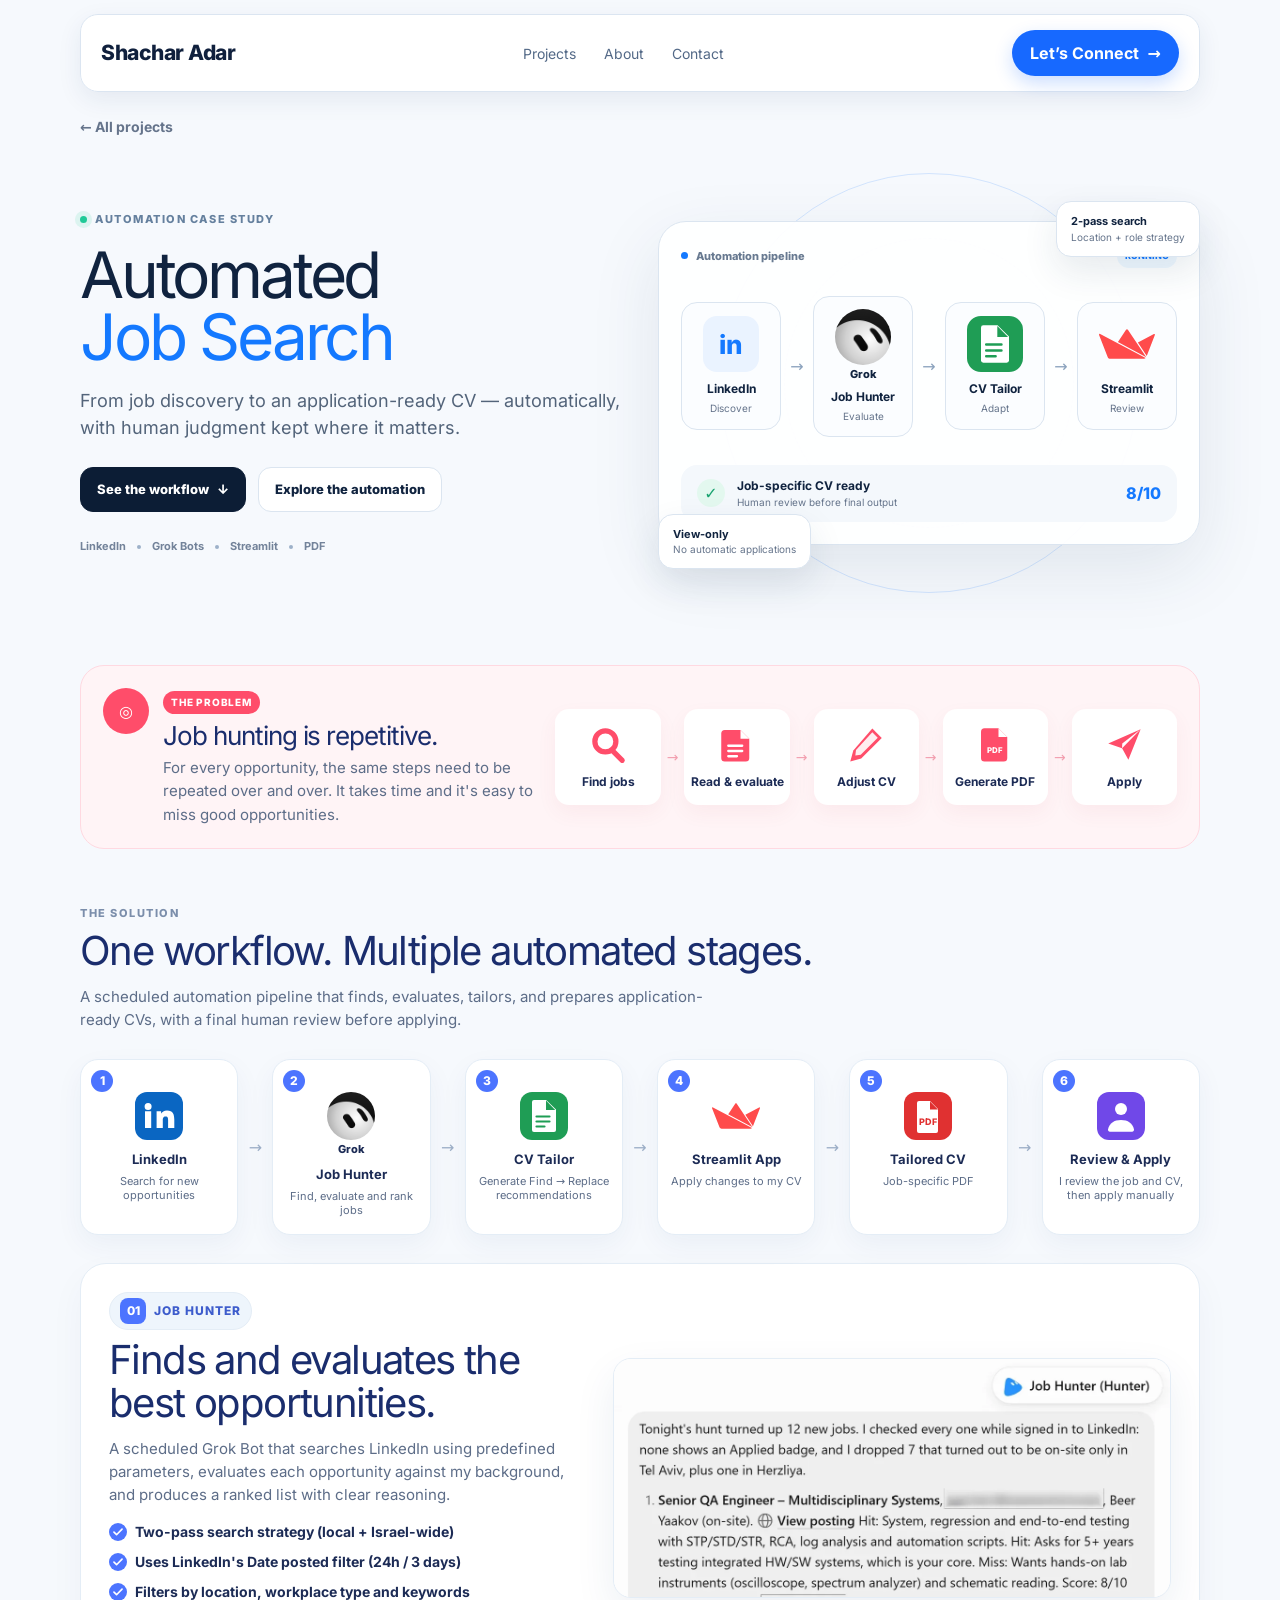
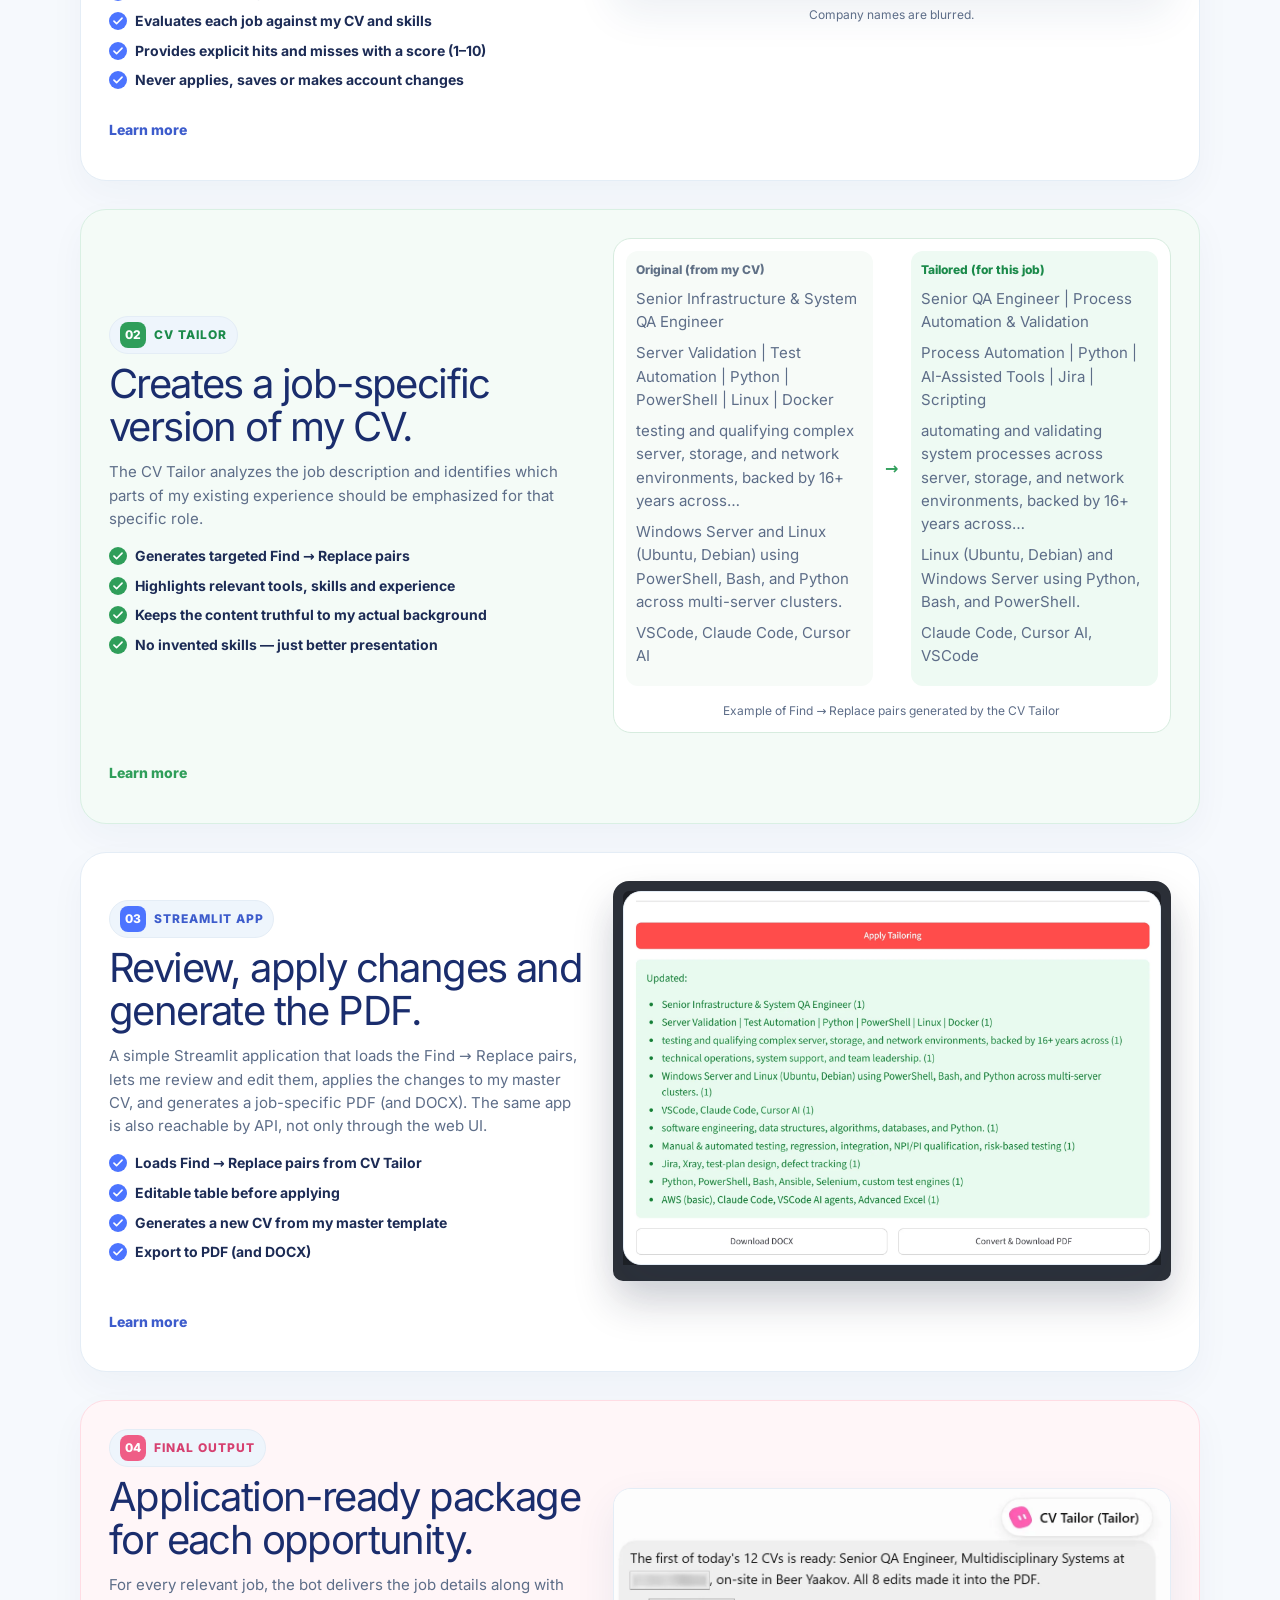
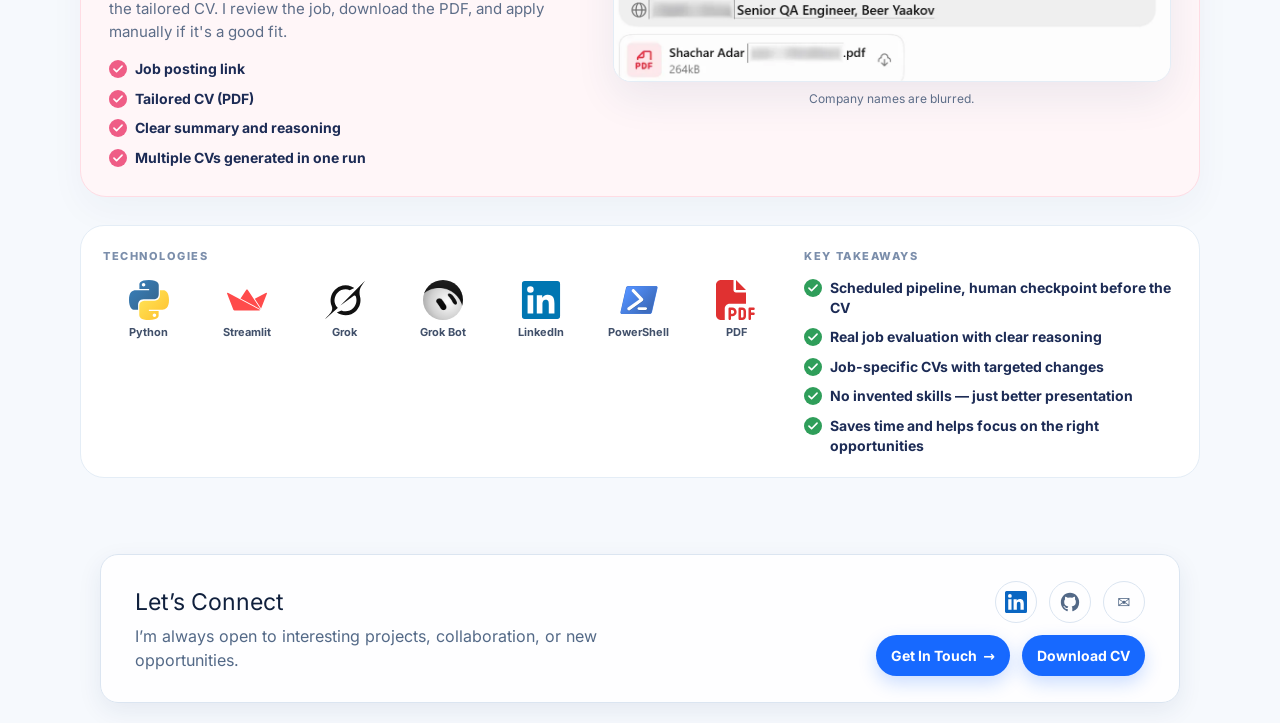
<file: projects/job-hunt-cv-tailor/index.html>
<!DOCTYPE html><html lang="en" class="antialiased"><head><meta charSet="utf-8"/><meta name="viewport" content="width=device-width, initial-scale=1"/><link rel="preload" as="image" href="../../images/job-search/grok-bot.png"/><link rel="preload" as="image" href="../../images/job-search/tech/streamlit.svg"/><link rel="preload" as="image" href="../../images/job-search/job-hunter-excerpt.webp"/><link rel="preload" as="image" href="../../images/job-search/streamlit.webp"/><link rel="preload" as="image" href="../../images/job-search/cv-tailor-excerpt.webp"/><link rel="preload" as="image" href="../../images/job-search/tech/python.svg"/><link rel="preload" as="image" href="../../images/job-search/tech/grok.svg"/><link rel="preload" as="image" href="../../images/job-search/tech/linkedin.svg"/><link rel="preload" as="image" href="../../images/job-search/tech/powershell.svg"/><link rel="preload" as="image" href="../../images/job-search/tech/pdf.svg"/><link rel="stylesheet" href="../../css/styles.css" data-precedence="default"/><title>Automated Job Search · Shachar Adar</title><meta name="theme-color" content="#f6f9fd"/><meta name="description" content="Finds fitting LinkedIn jobs on a schedule, ranks them against my background, and generates a job-specific CV as a PDF."/><meta property="og:title" content="Automated Job Search · Shachar Adar"/><meta property="og:description" content="Finds fitting LinkedIn jobs on a schedule, ranks them against my background, and generates a job-specific CV as a PDF."/><meta property="og:type" content="website"/><meta property="og:url" content="https://adars.org/projects/job-hunt-cv-tailor/"/><meta property="og:image" content="https://adars.org/images/og.jpg"/><meta property="og:image:width" content="1200"/><meta property="og:image:height" content="630"/><meta name="twitter:card" content="summary_large_image"/><meta name="twitter:title" content="Automated Job Search · Shachar Adar"/><meta name="twitter:description" content="Finds fitting LinkedIn jobs on a schedule, ranks them against my background, and generates a job-specific CV as a PDF."/><meta name="twitter:image" content="https://adars.org/images/og.jpg"/><link rel="icon" type="image/svg+xml" href="../../images/favicon.svg"/></head><body><!--$--><div class="root"><header class="bar"><nav class="nav"><a class="brand" href="../../index.html#top">Shachar Adar</a><div class="navlinks"><a href="../../index.html#projects">Projects</a><a href="../../index.html#about">About</a><a href="../../index.html#contact">Contact</a></div><a class="cta" href="../../index.html#contact">Let’s Connect <span>→</span></a></nav></header><main class="case"><a class="case-back" href="../../index.html#projects">← All projects</a><section class="case-hero" id="workflow-top"><div class="case-hero-copy"><div class="case-eyebrow"><span class="case-dot"></span> Automation case study</div><h1>Automated<br/><span>Job Search</span></h1><p class="case-guard">View-only. Never applies.</p><p class="case-lead">From job discovery to an application-ready CV — automatically, with human judgment kept where it matters.</p><div class="case-actions"><a class="case-btn case-btn-primary" href="#workflow">See the workflow <span>↓</span></a><a class="case-btn" href="#job-hunter">Explore the automation</a></div><div class="case-meta"><span>LinkedIn</span><i></i><span>Grok Bots</span><i></i><span>Streamlit</span><i></i><span>PDF</span></div></div><div class="case-visual"><div class="case-orbit case-orbit-a"></div><div class="case-orbit case-orbit-b"></div><div class="case-hero-card"><div class="case-topline"><span class="case-mini"></span><span>Automation pipeline</span><span class="case-live">RUNNING</span></div><div class="case-hero-flow"><div class="case-node"><span class="case-node-icon">in</span><b>LinkedIn</b><small>Discover</small></div><div class="case-arrow">→</div><div class="case-node"><span class="grok-mark"><img src="../../images/job-search/grok-bot.png" alt=""/><span>Grok</span></span><b>Job Hunter</b><small>Evaluate</small></div><div class="case-arrow">→</div><div class="case-node"><span class="case-node-icon"><svg viewBox="0 0 48 48" aria-hidden="true"><rect width="48" height="48" rx="12" fill="#1f9d55"></rect><path fill="#fff" d="M14 8h12.2L36 17.6V38a2 2 0 0 1-2 2H14a2 2 0 0 1-2-2V10a2 2 0 0 1 2-2z"></path><path fill="#1f9d55" d="M26 8.5V18h9.2L26 8.5z"></path><path stroke="#1f9d55" stroke-width="2.2" stroke-linecap="round" d="M16.5 24.5h13M16.5 29.5h13M16.5 34.5h8"></path></svg></span><b>CV Tailor</b><small>Adapt</small></div><div class="case-arrow">→</div><div class="case-node"><img class="logo" src="../../images/job-search/tech/streamlit.svg" alt=""/><b>Streamlit</b><small>Review</small></div></div><div class="case-result"><span class="case-check">✓</span><div><b>Job-specific CV ready</b><small>Human review before final output</small></div><span class="case-score">8/10</span></div></div><div class="case-float case-float-one"><b>2-pass search</b><span>Location + role strategy</span></div><div class="case-float case-float-two"><b>View-only</b><span>No automatic applications</span></div></div></section><div class="sheet"><section class="problem" id="problem"><div class="problem-copy"><span class="target" aria-hidden="true">◎</span><div><div class="pill">The problem</div><h2>Job hunting is repetitive.</h2><p>For every opportunity, the same steps need to be repeated over and over. It takes time and it&#x27;s easy to miss good opportunities.</p></div></div><ol class="mini-flow"><li><svg viewBox="0 0 48 48" aria-hidden="true"><path fill="#ff4d6a" d="M21 6a15 15 0 1 1 0 30 15 15 0 0 1 0-30zm0 6a9 9 0 1 0 .01 18.01A9 9 0 0 0 21 12z"></path><path fill="#ff4d6a" d="M31.2 29.4 42.6 40.8a3 3 0 0 1-4.2 4.2L27 33.6a17 17 0 0 0 4.2-4.2z"></path></svg><span>Find jobs</span></li><li class="mini-arrow">→</li><li><svg viewBox="0 0 48 48" aria-hidden="true"><path fill="#ff4d6a" d="M10 8h18l10 10v22a4 4 0 0 1-4 4H10a4 4 0 0 1-4-4V12a4 4 0 0 1 4-4z"></path><path fill="#fff" d="M28 8v10h10"></path><path stroke="#fff" stroke-width="2.6" stroke-linecap="round" d="M14 26h16M14 32h16M14 38h10"></path></svg><span>Read &amp; evaluate</span></li><li class="mini-arrow">→</li><li><svg viewBox="0 0 48 48" aria-hidden="true"><path fill="#ff4d6a" d="M31.2 6.2 42 17 18.5 40.5 6 44l3.5-12.5z"></path><path fill="#fff" d="M31.2 10.6 37.4 16.8 18 36.2l-6.2.8.8-6.2z" opacity=".9"></path></svg><span>Adjust CV</span></li><li class="mini-arrow">→</li><li><svg viewBox="0 0 48 48" aria-hidden="true"><path fill="#ff4d6a" d="M12 6h16l10 10v24a4 4 0 0 1-4 4H12a4 4 0 0 1-4-4V10a4 4 0 0 1 4-4z"></path><path fill="#fff" d="M28 6v10h10"></path><text x="24" y="34" text-anchor="middle" font-size="9" font-weight="800" fill="#fff" font-family="Inter, sans-serif">PDF</text></svg><span>Generate PDF</span></li><li class="mini-arrow">→</li><li><svg viewBox="0 0 48 48" aria-hidden="true"><path fill="#ff4d6a" d="M6 23.5 43 7 29 42l-7.2-13.2z"></path><path fill="#fff" d="M21.8 28.8 43 7 22 23.5z"></path></svg><span>Apply</span></li></ol></section><section id="workflow"><div class="kicker">The solution</div><h2>One workflow. Multiple automated stages.</h2><p class="sub">A scheduled automation pipeline that finds, evaluates, tailors, and prepares application-ready CVs, with a final human review before applying.</p><div class="stages"><article><span class="n">1</span><span class="mark"><svg viewBox="0 0 48 48" aria-hidden="true"><rect width="48" height="48" rx="12" fill="#0a66c2"></rect><path fill="#fff" d="M10 19.2h6.2V36H10V19.2zm3.1-8.2a3.5 3.5 0 1 1 0 7 3.5 3.5 0 0 1 0-7zM20.2 19.2h5.9v2.3h.1c.8-1.5 2.8-3.1 5.8-3.1 6.2 0 7.3 4.1 7.3 9.4V36h-6.2v-7.4c0-1.8 0-4-2.5-4s-2.8 1.9-2.8 3.9V36h-6.2V19.2z"></path></svg></span><b>LinkedIn</b><small>Search for new opportunities</small></article><span class="join">→</span><article><span class="n">2</span><span class="grok-mark"><img src="../../images/job-search/grok-bot.png" alt=""/><span>Grok</span></span><b>Job Hunter</b><small>Find, evaluate and rank jobs</small></article><span class="join">→</span><article><span class="n">3</span><span class="mark"><svg viewBox="0 0 48 48" aria-hidden="true"><rect width="48" height="48" rx="12" fill="#1f9d55"></rect><path fill="#fff" d="M14 8h12.2L36 17.6V38a2 2 0 0 1-2 2H14a2 2 0 0 1-2-2V10a2 2 0 0 1 2-2z"></path><path fill="#1f9d55" d="M26 8.5V18h9.2L26 8.5z"></path><path stroke="#1f9d55" stroke-width="2.2" stroke-linecap="round" d="M16.5 24.5h13M16.5 29.5h13M16.5 34.5h8"></path></svg></span><b>CV Tailor</b><small>Generate Find → Replace recommendations</small></article><span class="join">→</span><article><span class="n">4</span><img class="logo" src="../../images/job-search/tech/streamlit.svg" alt=""/><b>Streamlit App</b><small>Apply changes to my CV</small></article><span class="join">→</span><article><span class="n">5</span><span class="mark"><svg viewBox="0 0 48 48" aria-hidden="true"><rect width="48" height="48" rx="12" fill="#e03131"></rect><path fill="#fff" d="M15 9h11l8 8v22a2 2 0 0 1-2 2H15a2 2 0 0 1-2-2V11a2 2 0 0 1 2-2z"></path><path fill="#e03131" d="M26 9.5v8H34L26 9.5z"></path><text x="24" y="33" text-anchor="middle" font-size="9" font-weight="800" fill="#e03131" font-family="Inter, sans-serif">PDF</text></svg></span><b>Tailored CV</b><small>Job-specific PDF</small></article><span class="join">→</span><article><span class="n">6</span><span class="mark"><svg viewBox="0 0 48 48" aria-hidden="true"><rect width="48" height="48" rx="12" fill="#7048e8"></rect><circle cx="24" cy="17" r="6" fill="#fff"></circle><path fill="#fff" d="M11 37.5c1.2-6.2 6.2-9.5 13-9.5s11.8 3.3 13 9.5c.2 1.2-.7 2.2-1.9 2.2H12.9c-1.2 0-2.1-1-1.9-2.2z"></path></svg></span><b>Review &amp; Apply</b><small>I review the job and CV, then apply manually</small></article></div></section><section class="block" id="job-hunter"><div class="split"><div><div class="tag"><span>01</span> Job Hunter</div><h2>Finds and evaluates the best opportunities.</h2><p>A scheduled Grok Bot that searches LinkedIn using predefined parameters, evaluates each opportunity against my background, and produces a ranked list with clear reasoning.</p><ul class="checks blue"><li><svg class="tick blue" viewBox="0 0 20 20" aria-hidden="true"><circle cx="10" cy="10" r="10"></circle><path d="M5.5 10.2 8.4 13l6.1-6.2" fill="none" stroke="#fff" stroke-width="1.8" stroke-linecap="round" stroke-linejoin="round"></path></svg> Two-pass search strategy (local + Israel-wide)</li><li><svg class="tick blue" viewBox="0 0 20 20" aria-hidden="true"><circle cx="10" cy="10" r="10"></circle><path d="M5.5 10.2 8.4 13l6.1-6.2" fill="none" stroke="#fff" stroke-width="1.8" stroke-linecap="round" stroke-linejoin="round"></path></svg> Uses LinkedIn&#x27;s Date posted filter (24h / 3 days)</li><li><svg class="tick blue" viewBox="0 0 20 20" aria-hidden="true"><circle cx="10" cy="10" r="10"></circle><path d="M5.5 10.2 8.4 13l6.1-6.2" fill="none" stroke="#fff" stroke-width="1.8" stroke-linecap="round" stroke-linejoin="round"></path></svg> Filters by location, workplace type and keywords</li><li><svg class="tick blue" viewBox="0 0 20 20" aria-hidden="true"><circle cx="10" cy="10" r="10"></circle><path d="M5.5 10.2 8.4 13l6.1-6.2" fill="none" stroke="#fff" stroke-width="1.8" stroke-linecap="round" stroke-linejoin="round"></path></svg> Evaluates each job against my CV and skills</li><li><svg class="tick blue" viewBox="0 0 20 20" aria-hidden="true"><circle cx="10" cy="10" r="10"></circle><path d="M5.5 10.2 8.4 13l6.1-6.2" fill="none" stroke="#fff" stroke-width="1.8" stroke-linecap="round" stroke-linejoin="round"></path></svg> Provides explicit hits and misses with a score (1–10)</li><li><svg class="tick blue" viewBox="0 0 20 20" aria-hidden="true"><circle cx="10" cy="10" r="10"></circle><path d="M5.5 10.2 8.4 13l6.1-6.2" fill="none" stroke="#fff" stroke-width="1.8" stroke-linecap="round" stroke-linejoin="round"></path></svg> Never applies, saves or makes account changes</li></ul></div><figure><a href="../../images/job-search/job-hunter.webp" target="_blank" rel="noopener noreferrer"><img src="../../images/job-search/job-hunter-excerpt.webp" alt="Job Hunter chat with a ranked shortlist. Company names are blurred."/></a><figcaption>Company names are blurred.</figcaption></figure></div><details><summary><span class="when-closed">Learn more</span><span class="when-open">Show less</span></summary><div class="more"><div><b>How it works</b><p>The Job Hunter runs on a schedule (via Task Scheduler) and uses Grok with a browser to search LinkedIn. It follows a two-pass strategy, uses LinkedIn&#x27;s built-in date filter, filters by location and workplace type, and evaluates each job with a custom scoring method based on my background. It never applies, saves, messages, or changes any account settings.</p></div><div><b>Search strategy (high level)</b><ul><li>Pass 1: local opportunities (on-site + hybrid)</li><li>Pass 2: Israel-wide (remote + hybrid, specific titles)</li><li>Deduplicates by job ID</li><li>Scores 1–10 with explicit reasoning</li><li>Skips blocked companies and irrelevant roles</li></ul></div></div></details></section><section class="block green" id="cv-tailor"><div class="split"><div><div class="tag green"><span>02</span> CV Tailor</div><h2>Creates a job-specific version of my CV.</h2><p>The CV Tailor analyzes the job description and identifies which parts of my existing experience should be emphasized for that specific role.</p><ul class="checks green"><li><svg class="tick green" viewBox="0 0 20 20" aria-hidden="true"><circle cx="10" cy="10" r="10"></circle><path d="M5.5 10.2 8.4 13l6.1-6.2" fill="none" stroke="#fff" stroke-width="1.8" stroke-linecap="round" stroke-linejoin="round"></path></svg> Generates targeted Find → Replace pairs</li><li><svg class="tick green" viewBox="0 0 20 20" aria-hidden="true"><circle cx="10" cy="10" r="10"></circle><path d="M5.5 10.2 8.4 13l6.1-6.2" fill="none" stroke="#fff" stroke-width="1.8" stroke-linecap="round" stroke-linejoin="round"></path></svg> Highlights relevant tools, skills and experience</li><li><svg class="tick green" viewBox="0 0 20 20" aria-hidden="true"><circle cx="10" cy="10" r="10"></circle><path d="M5.5 10.2 8.4 13l6.1-6.2" fill="none" stroke="#fff" stroke-width="1.8" stroke-linecap="round" stroke-linejoin="round"></path></svg> Keeps the content truthful to my actual background</li><li><svg class="tick green" viewBox="0 0 20 20" aria-hidden="true"><circle cx="10" cy="10" r="10"></circle><path d="M5.5 10.2 8.4 13l6.1-6.2" fill="none" stroke="#fff" stroke-width="1.8" stroke-linecap="round" stroke-linejoin="round"></path></svg> No invented skills — just better presentation</li></ul></div><figure class="swap"><div><header>Original (from my CV)</header><p>Senior Infrastructure &amp; System QA Engineer</p><p>Server Validation | Test Automation | Python | PowerShell | Linux | Docker</p><p>testing and qualifying complex server, storage, and network environments, backed by 16+ years across…</p><p>Windows Server and Linux (Ubuntu, Debian) using PowerShell, Bash, and Python across multi-server clusters.</p><p>VSCode, Claude Code, Cursor AI</p></div><span aria-hidden="true">→</span><div><header>Tailored (for this job)</header><p>Senior QA Engineer | Process Automation &amp; Validation</p><p>Process Automation | Python | AI-Assisted Tools | Jira | Scripting</p><p>automating and validating system processes across server, storage, and network environments, backed by 16+ years across…</p><p>Linux (Ubuntu, Debian) and Windows Server using Python, Bash, and PowerShell.</p><p>Claude Code, Cursor AI, VSCode</p></div><figcaption>Example of Find → Replace pairs generated by the CV Tailor</figcaption></figure></div><details><summary><span class="when-closed">Learn more</span><span class="when-open">Show less</span></summary><div class="more"><div><b>How it works</b><p>The CV Tailor (separate Grok project) analyzes the job description, compares it to my Master CV and generates targeted Find → Replace pairs. It identifies which parts of my existing experience should be emphasized, highlights relevant skills and tools, and keeps the content truthful to my actual background — no invented skills.</p></div><div><b>Input and output</b><ul><li>Input: job posting + my Master CV</li><li>Output: targeted Find → Replace pairs</li><li>Focus: relevant skills, tools and experience</li><li>Designed to work with the Streamlit app</li></ul></div></div></details></section><section class="block" id="streamlit"><div class="split"><div><div class="tag"><span>03</span> Streamlit app</div><h2>Review, apply changes and generate the PDF.</h2><p>A simple Streamlit application that loads the Find → Replace pairs, lets me review and edit them, applies the changes to my master CV, and generates a job-specific PDF (and DOCX). The same app is also reachable by API, not only through the web UI.</p><ul class="checks blue"><li><svg class="tick blue" viewBox="0 0 20 20" aria-hidden="true"><circle cx="10" cy="10" r="10"></circle><path d="M5.5 10.2 8.4 13l6.1-6.2" fill="none" stroke="#fff" stroke-width="1.8" stroke-linecap="round" stroke-linejoin="round"></path></svg> Loads Find → Replace pairs from CV Tailor</li><li><svg class="tick blue" viewBox="0 0 20 20" aria-hidden="true"><circle cx="10" cy="10" r="10"></circle><path d="M5.5 10.2 8.4 13l6.1-6.2" fill="none" stroke="#fff" stroke-width="1.8" stroke-linecap="round" stroke-linejoin="round"></path></svg> Editable table before applying</li><li><svg class="tick blue" viewBox="0 0 20 20" aria-hidden="true"><circle cx="10" cy="10" r="10"></circle><path d="M5.5 10.2 8.4 13l6.1-6.2" fill="none" stroke="#fff" stroke-width="1.8" stroke-linecap="round" stroke-linejoin="round"></path></svg> Generates a new CV from my master template</li><li><svg class="tick blue" viewBox="0 0 20 20" aria-hidden="true"><circle cx="10" cy="10" r="10"></circle><path d="M5.5 10.2 8.4 13l6.1-6.2" fill="none" stroke="#fff" stroke-width="1.8" stroke-linecap="round" stroke-linejoin="round"></path></svg> Export to PDF (and DOCX)</li></ul></div><figure class="laptop"><div><img src="../../images/job-search/streamlit.webp" alt="Streamlit screen reviewing CV edits and downloading a PDF"/></div></figure></div><details><summary><span class="when-closed">Learn more</span><span class="when-open">Show less</span></summary><div class="more"><div><b>Human checkpoint</b><p>Suggested edits land in a table. I can change or drop a row before anything is written into the CV. Nothing is applied until I click apply.</p></div><div><b>What comes out</b><ul><li>Updated CV as DOCX</li><li>The same CV as PDF</li><li>One file per job, from the master template</li></ul></div></div></details></section><section class="block pink" id="output"><div class="split"><div><div class="tag pink"><span>04</span> Final output</div><h2>Application-ready package for each opportunity.</h2><p>For every relevant job, the bot delivers the job details along with the tailored CV. I review the job, download the PDF, and apply manually if it&#x27;s a good fit.</p><ul class="checks pink"><li><svg class="tick pink" viewBox="0 0 20 20" aria-hidden="true"><circle cx="10" cy="10" r="10"></circle><path d="M5.5 10.2 8.4 13l6.1-6.2" fill="none" stroke="#fff" stroke-width="1.8" stroke-linecap="round" stroke-linejoin="round"></path></svg> Job posting link</li><li><svg class="tick pink" viewBox="0 0 20 20" aria-hidden="true"><circle cx="10" cy="10" r="10"></circle><path d="M5.5 10.2 8.4 13l6.1-6.2" fill="none" stroke="#fff" stroke-width="1.8" stroke-linecap="round" stroke-linejoin="round"></path></svg> Tailored CV (PDF)</li><li><svg class="tick pink" viewBox="0 0 20 20" aria-hidden="true"><circle cx="10" cy="10" r="10"></circle><path d="M5.5 10.2 8.4 13l6.1-6.2" fill="none" stroke="#fff" stroke-width="1.8" stroke-linecap="round" stroke-linejoin="round"></path></svg> Clear summary and reasoning</li><li><svg class="tick pink" viewBox="0 0 20 20" aria-hidden="true"><circle cx="10" cy="10" r="10"></circle><path d="M5.5 10.2 8.4 13l6.1-6.2" fill="none" stroke="#fff" stroke-width="1.8" stroke-linecap="round" stroke-linejoin="round"></path></svg> Multiple CVs generated in one run</li></ul></div><figure><a href="../../images/job-search/cv-tailor.webp" target="_blank" rel="noopener noreferrer"><img src="../../images/job-search/cv-tailor-excerpt.webp" alt="CV Tailor chat listing job-specific PDFs. Company names are blurred."/></a><figcaption>Company names are blurred.</figcaption></figure></div></section><section class="foot"><div><div class="kicker">Technologies</div><ul class="tech"><li><img src="../../images/job-search/tech/python.svg" alt=""/>Python</li><li><img src="../../images/job-search/tech/streamlit.svg" alt=""/>Streamlit</li><li><img src="../../images/job-search/tech/grok.svg" alt=""/>Grok</li><li><img class="bot" src="../../images/job-search/grok-bot.png" alt=""/>Grok Bot</li><li><img src="../../images/job-search/tech/linkedin.svg" alt=""/>LinkedIn</li><li><img src="../../images/job-search/tech/powershell.svg" alt=""/>PowerShell</li><li><img src="../../images/job-search/tech/pdf.svg" alt=""/>PDF</li></ul></div><div><div class="kicker">Key takeaways</div><ul class="checks green tight"><li><svg class="tick green" viewBox="0 0 20 20" aria-hidden="true"><circle cx="10" cy="10" r="10"></circle><path d="M5.5 10.2 8.4 13l6.1-6.2" fill="none" stroke="#fff" stroke-width="1.8" stroke-linecap="round" stroke-linejoin="round"></path></svg> Scheduled pipeline, human checkpoint before the CV</li><li><svg class="tick green" viewBox="0 0 20 20" aria-hidden="true"><circle cx="10" cy="10" r="10"></circle><path d="M5.5 10.2 8.4 13l6.1-6.2" fill="none" stroke="#fff" stroke-width="1.8" stroke-linecap="round" stroke-linejoin="round"></path></svg> Real job evaluation with clear reasoning</li><li><svg class="tick green" viewBox="0 0 20 20" aria-hidden="true"><circle cx="10" cy="10" r="10"></circle><path d="M5.5 10.2 8.4 13l6.1-6.2" fill="none" stroke="#fff" stroke-width="1.8" stroke-linecap="round" stroke-linejoin="round"></path></svg> Job-specific CVs with targeted changes</li><li><svg class="tick green" viewBox="0 0 20 20" aria-hidden="true"><circle cx="10" cy="10" r="10"></circle><path d="M5.5 10.2 8.4 13l6.1-6.2" fill="none" stroke="#fff" stroke-width="1.8" stroke-linecap="round" stroke-linejoin="round"></path></svg> No invented skills — just better presentation</li><li><svg class="tick green" viewBox="0 0 20 20" aria-hidden="true"><circle cx="10" cy="10" r="10"></circle><path d="M5.5 10.2 8.4 13l6.1-6.2" fill="none" stroke="#fff" stroke-width="1.8" stroke-linecap="round" stroke-linejoin="round"></path></svg> Saves time and helps focus on the right opportunities</li></ul></div></section></div></main><footer class="site-footer" id="contact"><div><h4>Let’s Connect</h4><p>I’m always open to interesting projects, collaboration, or new opportunities.</p></div><div class="social"><a class="round" href="https://www.linkedin.com/in/shachar-adar/" target="_blank" rel="noopener noreferrer" aria-label="LinkedIn"><svg viewBox="0 0 24 24" width="22" height="22" aria-hidden="true"><path fill="#0a66c2" d="M20.45 20.45h-3.55v-5.57c0-1.33-.03-3.04-1.85-3.04-1.85 0-2.13 1.45-2.13 2.94v5.67H9.36V9h3.41v1.56h.05c.48-.9 1.64-1.85 3.37-1.85 3.6 0 4.27 2.37 4.27 5.46v6.28zM5.34 7.43a2.06 2.06 0 1 1 0-4.12 2.06 2.06 0 0 1 0 4.12zM7.12 20.45H3.56V9h3.56v11.45zM22.23 0H1.77A1.75 1.75 0 0 0 0 1.73v20.54C0 23.2.8 24 1.77 24h20.46A1.75 1.75 0 0 0 24 22.27V1.73A1.75 1.75 0 0 0 22.23 0z"></path></svg></a><a class="round" href="https://github.com/MetallicAchu" target="_blank" rel="noopener noreferrer" aria-label="GitHub"><svg viewBox="0 0 24 24" width="22" height="22" aria-hidden="true"><path fill="currentColor" d="M12 2C6.48 2 2 6.58 2 12.25c0 4.53 2.87 8.37 6.84 9.73.5.1.68-.22.68-.49 0-.24-.01-1.04-.01-1.89-2.78.62-3.37-1.2-3.37-1.2-.45-1.18-1.11-1.5-1.11-1.5-.91-.64.07-.63.07-.63 1 .07 1.53 1.06 1.53 1.06.9 1.57 2.36 1.12 2.94.86.09-.67.35-1.12.63-1.38-2.22-.26-4.55-1.14-4.55-5.06 0-1.12.39-2.03 1.03-2.75-.1-.26-.45-1.3.1-2.71 0 0 .84-.27 2.75 1.05a9.3 9.3 0 0 1 5 0c1.91-1.32 2.75-1.05 2.75-1.05.55 1.41.2 2.45.1 2.71.64.72 1.03 1.63 1.03 2.75 0 3.93-2.34 4.8-4.57 5.05.36.32.68.94.68 1.9 0 1.37-.01 2.48-.01 2.81 0 .27.18.6.69.49A10.26 10.26 0 0 0 22 12.25C22 6.58 17.52 2 12 2z"></path></svg></a><a class="round" href="mailto:shachar@adars.org?subject=Hello%20from%20adars.org" aria-label="Email">✉</a><div class="footer-actions"><a class="cta" href="mailto:shachar@adars.org?subject=Hello%20from%20adars.org">Get In Touch  →</a><a class="cta" href="../../images/shachar-adar-cv.pdf" download="Shachar Adar CV.pdf">Download CV</a></div></div></footer></div><!--/$--></body></html>
</file>
